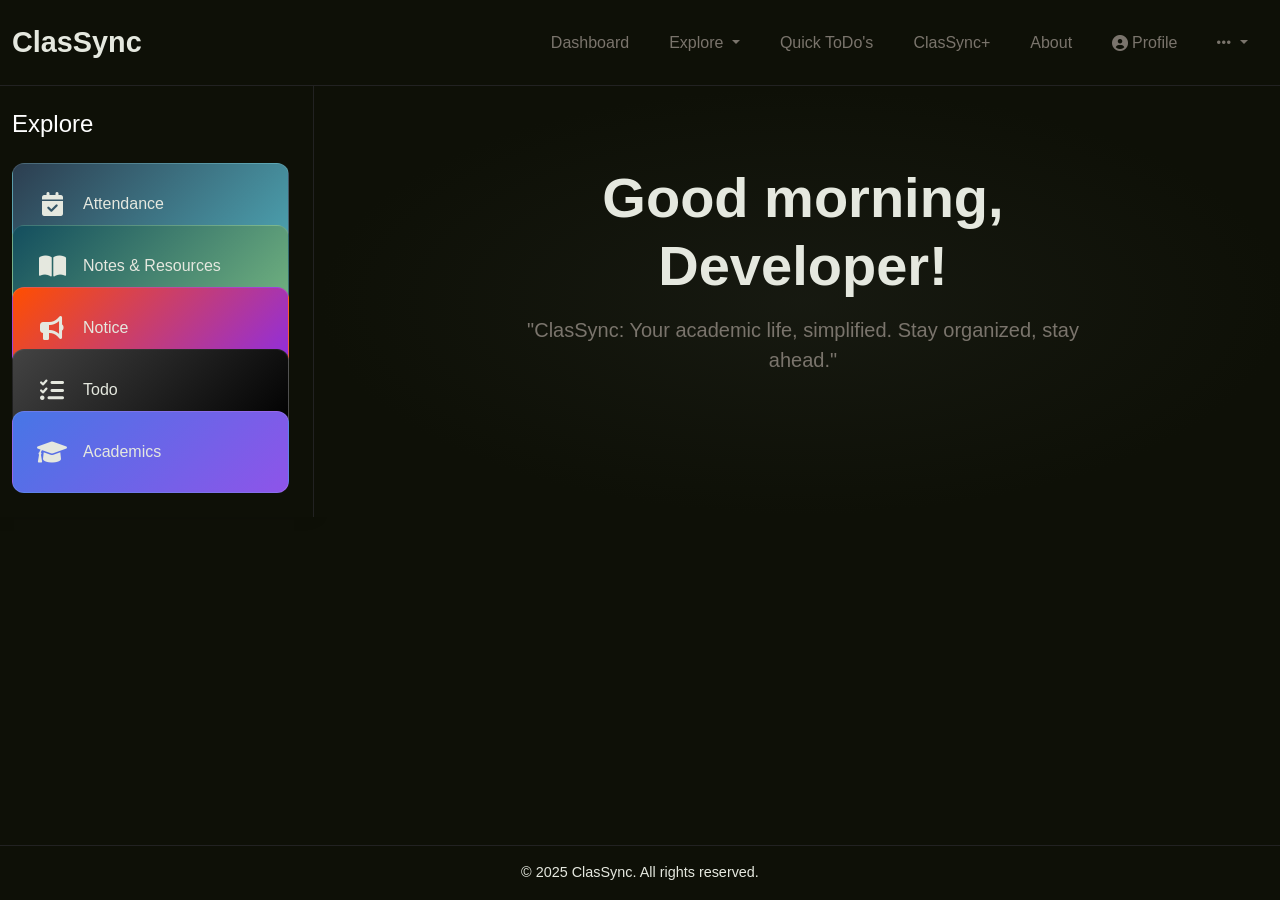
<file: index.html>
<!DOCTYPE html>
<html lang="en">

<head>
    <meta charset="UTF-8">
    <meta name="viewport" content="width=device-width, initial-scale=1.0">
    <title>Home - ClasSync</title>
    <link href="https://cdn.jsdelivr.net/npm/bootstrap@5.3.2/dist/css/bootstrap.min.css" rel="stylesheet">
    <link rel="stylesheet" href="https://cdnjs.cloudflare.com/ajax/libs/font-awesome/6.0.0-beta3/css/all.min.css">

    <link rel="stylesheet" href="shared.css">
    <link rel="stylesheet" href="style.css">
</head>

<body>

    <nav class="navbar navbar-expand-lg clas-sync-navbar py-3">
        <div class="container-fluid">
            <a class="navbar-brand logo-text" href="index.html">ClasSync</a>

            <button class="navbar-toggler" type="button" data-bs-toggle="collapse" data-bs-target="#navbarNav"
                aria-controls="navbarNav" aria-expanded="false" aria-label="Toggle navigation">
                <span class="navbar-toggler-icon"></span>
            </button>

            <div class="collapse navbar-collapse justify-content-end" id="navbarNav">
                <ul class="navbar-nav align-items-lg-center">
                    <li class="nav-item">
                        <a class="nav-link" href="index.html">Dashboard</a>
                    </li>
                    <li class="nav-item dropdown">
                        <a class="nav-link dropdown-toggle" href="#" id="exploreDropdown" role="button"
                            data-bs-toggle="dropdown" aria-expanded="false">
                            Explore
                        </a>
                        <ul class="dropdown-menu" aria-labelledby="exploreDropdown">
                            <li><a class="dropdown-item" href="attendance.html">Attendance</a></li>
                            <li><a class="dropdown-item" href="notes.html">Notes & Resources</a></li>
                            <li><a class="dropdown-item" href="notice.html">Notice</a></li>
                            <li><a class="dropdown-item" href="todo.html">Todo</a></li>
                            <li><a class="dropdown-item" href="academics.html">Academics</a></li>
                        </ul>
                    </li>
                    <li class="nav-item">
                        <a class="nav-link" href="todo.html">Quick ToDo's</a>
                    </li>
                    <li class="nav-item">
                        <a class="nav-link" href="classync_plus.html">ClasSync+</a>
                    </li>
                    <li class="nav-item">
                        <a class="nav-link" href="about.html">About</a>
                    </li>
                    <li class="nav-item d-flex align-items-center">
                        <a class="nav-link d-flex align-items-center" href="#">
                            <i class="fas fa-user-circle me-1"></i> Profile
                        </a>
                    </li>
                    <li class="nav-item dropdown">
                        <a class="nav-link dropdown-toggle" href="#" id="navbarDropdown" role="button"
                            data-bs-toggle="dropdown" aria-expanded="false">
                            <i class="fas fa-ellipsis-h"></i>
                        </a>
                        <ul class="dropdown-menu dropdown-menu-end" aria-labelledby="navbarDropdown">
                            <li><a class="dropdown-item" href="#">Settings</a></li>
                            <li>
                                <hr class="dropdown-divider">
                            </li>
                            <li><a class="dropdown-item" href="login.html">Sign Out</a></li>
                        </ul>
                    </li>
                </ul>
            </div>
        </div>
    </nav>

    <main class="container-fluid main-content-area">
        <div class="row h-100">
            <aside class="col-lg-3 col-md-4 d-none d-md-block action-bar-container py-4">
                <h4 class="text-white mb-4">Explore</h4>
                <div id="actionBarContent">
                    <a href="attendance.html" class="action-card card-attendance">
                        <div class="card-content">
                            <i class="fas fa-calendar-check card-icon"></i>
                            <span class="card-text">Attendance</span>
                        </div>
                    </a>

                    <a href="notes.html" class="action-card card-notes">
                        <div class="card-content">
                            <i class="fas fa-book-open card-icon"></i>
                            <span class="card-text">Notes & Resources</span>
                        </div>
                    </a>

                    <a href="notice.html" class="action-card card-notice">
                        <div class="card-content">
                            <i class="fas fa-bullhorn card-icon"></i>
                            <span class="card-text">Notice</span>
                        </div>
                    </a>

                    <a href="todo.html" class="action-card card-todo">
                        <div class="card-content">
                            <i class="fas fa-list-check card-icon"></i>
                            <span class="card-text">Todo</span>
                        </div>
                    </a>

                    <a href="academics.html" class="action-card card-academics">
                        <div class="card-content">
                            <i class="fas fa-graduation-cap card-icon"></i>
                            <span class="card-text">Academics</span>
                        </div>
                    </a>
                </div>
            </aside>

            <section class="col-lg-9 col-md-8 main-display-area p-5">
                <div class="greet-user-section mb-5 p-4 rounded">
                    <h2 class="display-5 fw-bold">Good morning, Developer!</h2>
                    <p class="lead">"ClasSync: Your academic life, simplified. Stay organized, stay ahead."</p>
                </div>
            </section>
        </div>
    </main>

    <footer class="footer mt-auto py-3">
        <div class="container text-center">
            <span>&copy; 2025 ClasSync. All rights reserved.</span>
        </div>
    </footer>

    <script src="https://cdn.jsdelivr.net/npm/bootstrap@5.3.2/dist/js/bootstrap.bundle.min.js"></script>
    <script>
        const actionCards = document.querySelectorAll('.action-card');

        actionCards.forEach(card => {
            card.addEventListener('click', function (event) {
                event.preventDefault();

                // --- NEW LOGIC ---
                // First, remove 'active' class from ALL cards
                actionCards.forEach(c => c.classList.remove('active'));

                // Then, add 'active' class ONLY to the one that was clicked
                this.classList.add('active');

                const destination = this.href;
                setTimeout(() => {
                    window.location.href = destination;
                }, 300);
            });
        });
    </script>
</body>

</html>
</file>
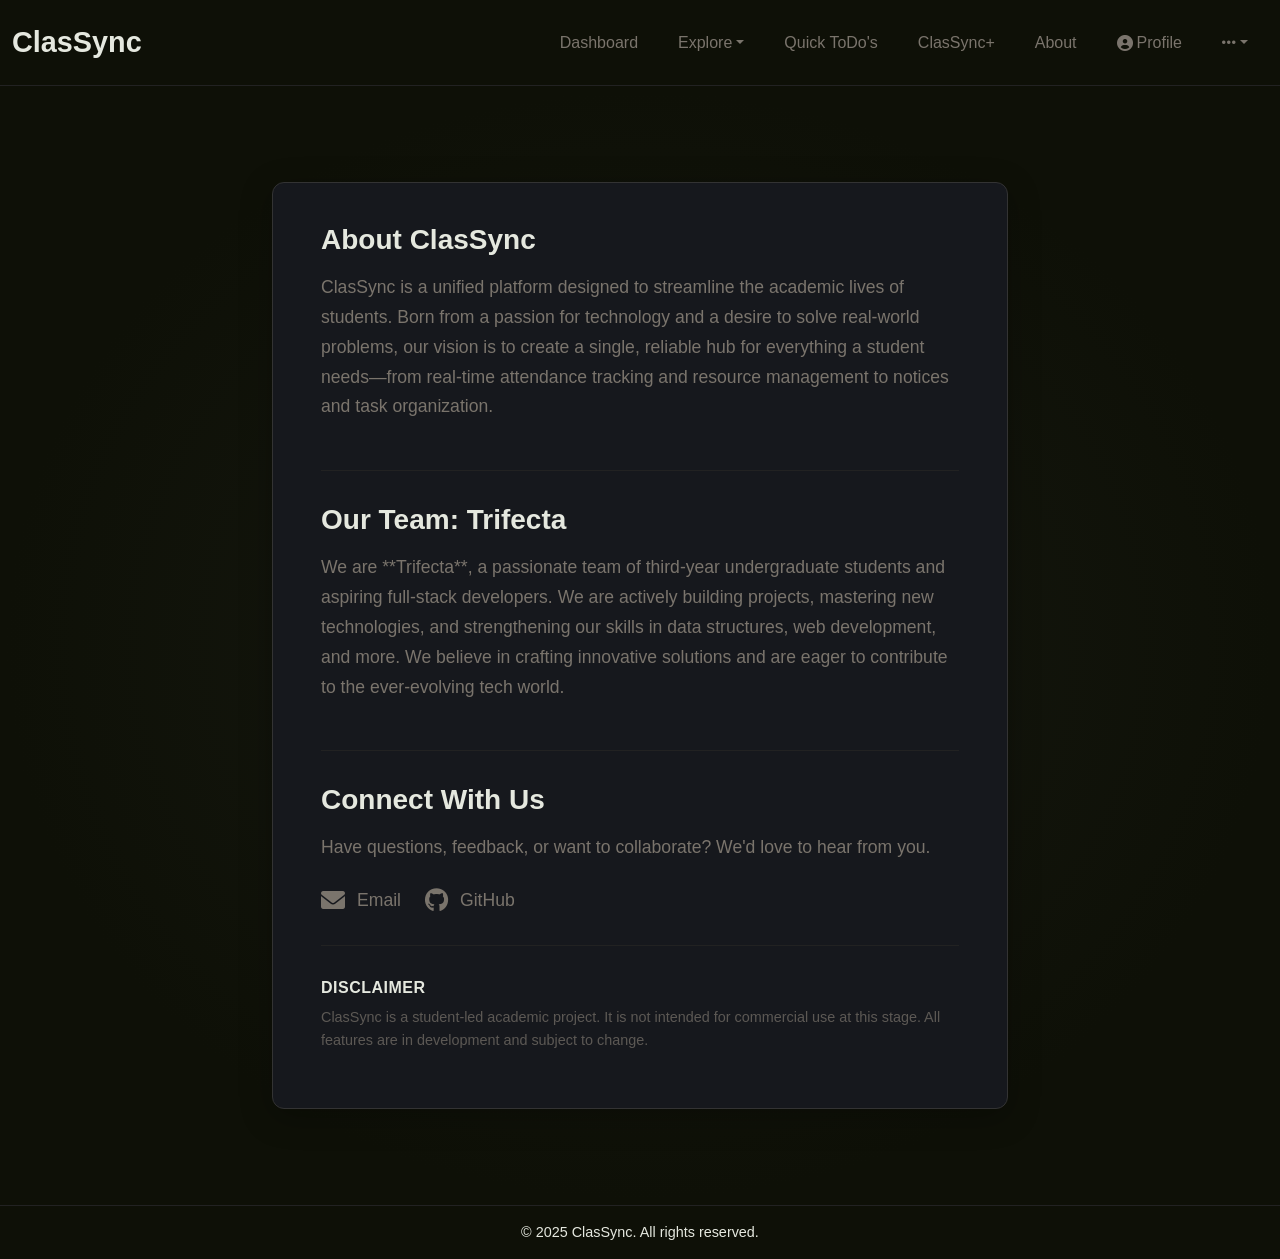
<file: about.html>
<!DOCTYPE html>
<html lang="en">

<head>
    <meta charset="UTF-8">
    <meta name="viewport" content="width=device-width, initial-scale=1.0">
    <title>About - ClasSync</title>
    <link href="https://cdn.jsdelivr.net/npm/bootstrap@5.3.2/dist/css/bootstrap.min.css" rel="stylesheet">
    <link rel="stylesheet" href="https://cdnjs.cloudflare.com/ajax/libs/font-awesome/6.0.0-beta3/css/all.min.css">

    <link rel="stylesheet" href="shared.css">
    <link rel="stylesheet" href="aboutStyle.css">
</head>

<body>

    <nav class="navbar navbar-expand-lg clas-sync-navbar py-3">
        <div class="container-fluid">
            <a class="navbar-brand logo-text" href="index.html">ClasSync</a>
            <button class="navbar-toggler" type="button" data-bs-toggle="collapse" data-bs-target="#navbarNav"
                aria-controls="navbarNav" aria-expanded="false" aria-label="Toggle navigation"><span
                    class="navbar-toggler-icon"></span></button>
            <div class="collapse navbar-collapse justify-content-end" id="navbarNav">
                <ul class="navbar-nav align-items-lg-center">
                    <li><a class="nav-link" href="index.html">Dashboard</a></li>
                    <li class="nav-item dropdown">
                        <a class="nav-link dropdown-toggle" href="#" id="exploreDropdown" role="button"
                            data-bs-toggle="dropdown" aria-expanded="false">Explore</a>
                        <ul class="dropdown-menu" aria-labelledby="exploreDropdown">
                            <li><a class="dropdown-item" href="attendance.html">Attendance</a></li>
                            <li><a class="dropdown-item" href="notes.html">Notes & Resources</a></li>
                            <li><a class="dropdown-item" href="notice.html">Notice</a></li>
                            <li><a class="dropdown-item" href="todo.html">Todo</a></li>
                            <li><a class="dropdown-item" href="academics.html">Academics</a></li>
                        </ul>
                    </li>
                    <li><a class="nav-link" href="#">Quick ToDo's</a></li>
                    <li><a class="nav-link" href="classync_plus.html">ClasSync+</a></li>
                    <li><a class="nav-link" href="about.html">About</a></li>
                    <li><a class="nav-link d-flex align-items-center" href="#"><i class="fas fa-user-circle me-1"></i>
                            Profile</a></li>
                    <li class="nav-item dropdown">
                        <a class="nav-link dropdown-toggle" href="#" id="navbarDropdown" role="button"
                            data-bs-toggle="dropdown" aria-expanded="false"><i class="fas fa-ellipsis-h"></i></a>
                        <ul class="dropdown-menu dropdown-menu-end" aria-labelledby="navbarDropdown">
                            <li><a class="dropdown-item" href="#">Settings</a></li>
                            <li>
                                <hr class="dropdown-divider">
                            </li>
                            <li><a class="dropdown-item" href="login.html">Sign Out</a></li>
                        </ul>
                    </li>
                </ul>
            </div>
        </div>
    </nav>

    <main id="about-content-wrapper">
        <div class="container py-5">
            <div class="row justify-content-center">
                <div class="col-lg-10 col-xl-8">
                    <div class="about-container">

                        <section class="about-section">
                            <h2 class="section-title">About ClasSync</h2>
                            <p>
                                ClasSync is a unified platform designed to streamline the academic lives of students.
                                Born from a passion for technology and a desire to solve real-world problems, our vision
                                is to create a single, reliable hub for everything a student needs—from real-time
                                attendance tracking and resource management to notices and task organization.
                            </p>
                        </section>

                        <section class="about-section">
                            <h2 class="section-title">Our Team: Trifecta</h2>
                            <p>
                                We are **Trifecta**, a passionate team of third-year undergraduate students and aspiring
                                full-stack developers. We are actively building projects, mastering new technologies,
                                and strengthening our skills in data structures, web development, and more. We believe
                                in crafting innovative solutions and are eager to contribute to the ever-evolving tech
                                world.
                            </p>
                        </section>

                        <section class="about-section">
                            <h2 class="section-title">Connect With Us</h2>
                            <p>
                                Have questions, feedback, or want to collaborate? We'd love to hear from you.
                            </p>
                            <div class="contact-links">
                                <a href="mailto:team.trifecta.official@gmail.com" class="contact-link"
                                    title="team.trifecta.official@gmail.com">
                                    <i class="fas fa-envelope"></i>
                                    <span>Email</span>
                                </a>
                                <a href="https://github.com/CaptainAnant/ClasSync" class="contact-link" target="_blank"
                                    title="View on GitHub">
                                    <i class="fab fa-github"></i>
                                    <span>GitHub</span>
                                </a>
                            </div>
                        </section>

                        <section class="about-section disclaimer">
                            <h4 class="disclaimer-title">Disclaimer</h4>
                            <p>
                                ClasSync is a student-led academic project. It is not intended for commercial use at
                                this stage. All features are in development and subject to change.
                            </p>
                        </section>

                    </div>
                </div>
            </div>
        </div>
    </main>

    <footer class="footer mt-auto py-3">
        <div class="container text-center">
            <span>&copy; 2025 ClasSync. All rights reserved.</span>
        </div>
    </footer>

    <script src="https://cdn.jsdelivr.net/npm/bootstrap@5.3.2/dist/js/bootstrap.bundle.min.js"></script>
</body>

</html>
</file>
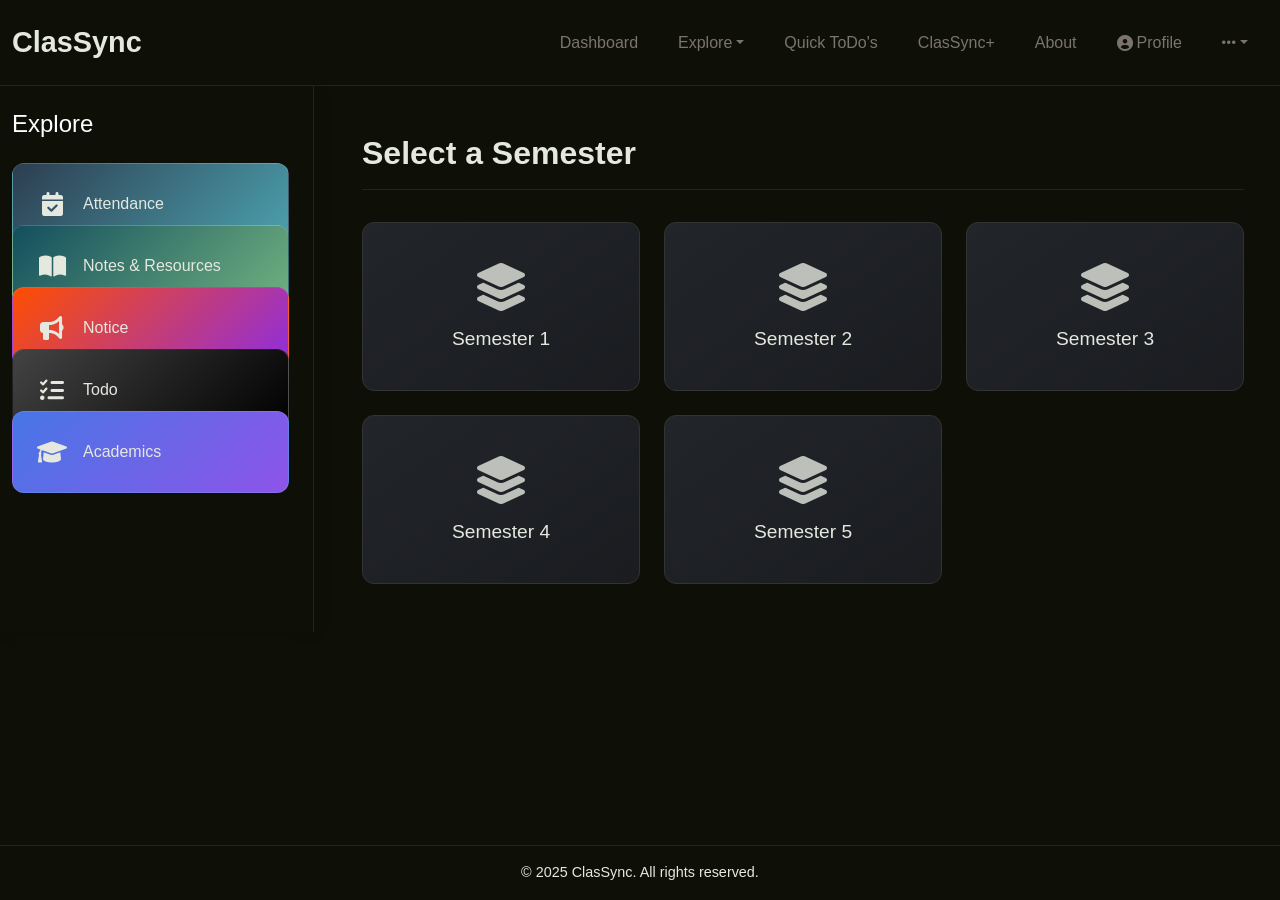
<file: academics.html>
<!DOCTYPE html>
<html lang="en">

<head>
    <meta charset="UTF-8">
    <meta name="viewport" content="width=device-width, initial-scale=1.0">
    <title>Academics - ClasSync</title>
    <link href="https://cdn.jsdelivr.net/npm/bootstrap@5.3.2/dist/css/bootstrap.min.css" rel="stylesheet">
    <link rel="stylesheet" href="https://cdnjs.cloudflare.com/ajax/libs/font-awesome/6.0.0-beta3/css/all.min.css">

    <!-- Linking to our CSS structure -->
    <link rel="stylesheet" href="shared.css">
    <link rel="stylesheet" href="academicsStyle.css">
</head>

<body>

    <!-- The FULL Navbar -->
    <nav class="navbar navbar-expand-lg clas-sync-navbar py-3">
        <div class="container-fluid">
            <a class="navbar-brand logo-text" href="index.html">ClasSync</a>
            <button class="navbar-toggler" type="button" data-bs-toggle="collapse" data-bs-target="#navbarNav"
                aria-controls="navbarNav" aria-expanded="false" aria-label="Toggle navigation"><span
                    class="navbar-toggler-icon"></span></button>
            <div class="collapse navbar-collapse justify-content-end" id="navbarNav">
                <ul class="navbar-nav align-items-lg-center">
                    <li><a class="nav-link" href="index.html">Dashboard</a></li>
                    <li class="nav-item dropdown">
                        <a class="nav-link dropdown-toggle" href="#" id="exploreDropdown" role="button"
                            data-bs-toggle="dropdown" aria-expanded="false">Explore</a>
                        <ul class="dropdown-menu" aria-labelledby="exploreDropdown">
                            <li><a class="dropdown-item" href="attendance.html">Attendance</a></li>
                            <li><a class="dropdown-item" href="notes.html">Notes & Resources</a></li>
                            <li><a class="dropdown-item" href="notice.html">Notice</a></li>
                            <li><a class="dropdown-item" href="todo.html">Todo</a></li>
                            <li><a class="dropdown-item" href="academics.html">Academics</a></li>
                        </ul>
                    </li>
                    <li><a class="nav-link" href="todo.html">Quick ToDo's</a></li>
                    <li><a class="nav-link" href="classync_plus.html">ClasSync+</a></li>
                    <li><a class="nav-link" href="about.html">About</a></li>
                    <li><a class="nav-link d-flex align-items-center" href="#"><i class="fas fa-user-circle me-1"></i>
                            Profile</a></li>
                    <li class="nav-item dropdown">
                        <a class="nav-link dropdown-toggle" href="#" id="navbarDropdown" role="button"
                            data-bs-toggle="dropdown" aria-expanded="false"><i class="fas fa-ellipsis-h"></i></a>
                        <ul class="dropdown-menu dropdown-menu-end" aria-labelledby="navbarDropdown">
                            <li><a class="dropdown-item" href="#">Settings</a></li>
                            <li>
                                <hr class="dropdown-divider">
                            </li>
                            <li><a class="dropdown-item" href="login.html">Sign Out</a></li>
                        </ul>
                    </li>
                </ul>
            </div>
        </div>
    </nav>

    <main class="container-fluid main-content-area">
        <div class="row h-100">
            <!-- The FULL Action Bar -->
            <aside class="col-lg-3 col-md-4 d-none d-md-block action-bar-container py-4">
                <h4 class="text-white mb-4">Explore</h4>
                <div id="actionBarContent">
                    <a href="attendance.html" class="action-card card-attendance">
                        <div class="card-content"><i class="fas fa-calendar-check card-icon"></i><span
                                class="card-text">Attendance</span></div>
                    </a>
                    <a href="notes.html" class="action-card card-notes">
                        <div class="card-content"><i class="fas fa-book-open card-icon"></i><span
                                class="card-text">Notes & Resources</span></div>
                    </a>
                    <a href="notice.html" class="action-card card-notice">
                        <div class="card-content"><i class="fas fa-bullhorn card-icon"></i><span
                                class="card-text">Notice</span></div>
                    </a>
                    <a href="todo.html" class="action-card card-todo">
                        <div class="card-content"><i class="fas fa-list-check card-icon"></i><span
                                class="card-text">Todo</span></div>
                    </a>
                    <a href="academics.html" class="action-card card-academics">
                        <div class="card-content"><i class="fas fa-graduation-cap card-icon"></i><span
                                class="card-text">Academics</span></div>
                    </a>
                </div>
            </aside>

            <!-- Main Content Area for the Academics Page -->
            <section class="col-lg-9 col-md-8 main-display-area p-4 p-md-5 h-100">

                <!-- This wrapper will hold our two views -->
                <div id="academics-content-wrapper">
                    <div id="semester-cards-container">
                        <h2 class="page-title">Select a Semester</h2>

                        <div class="semester-grid">
                            <a href="#sem1" class="semester-card">
                                <i class="fas fa-layer-group card-icon"></i>
                                <h4 class="card-title">Semester 1</h4>
                            </a>
                            <a href="#sem2" class="semester-card">
                                <i class="fas fa-layer-group card-icon"></i>
                                <h4 class="card-title">Semester 2</h4>
                            </a>
                            <a href="#sem3" class="semester-card">
                                <i class="fas fa-layer-group card-icon"></i>
                                <h4 class="card-title">Semester 3</h4>
                            </a>
                            <a href="#sem4" class="semester-card">
                                <i class="fas fa-layer-group card-icon"></i>
                                <h4 class="card-title">Semester 4</h4>
                            </a>
                            <a href="#sem5" class="semester-card">
                                <i class="fas fa-layer-group card-icon"></i>
                                <h4 class="card-title">Semester 5</h4>
                            </a>
                        </div>
                    </div>

                    <div id="marks-table-container" style="display: none;">
                        <div class="marks-view-bar">
                            <a href="#" id="back-to-semesters" class="back-button">
                                <i class="fas fa-arrow-left"></i>
                            </a>
                            <div class="subject-info">
                                <h3 id="marks-table-title" class="mb-0">Semester 5</h3>
                            </div>
                        </div>

                        <div class="table-responsive-wrapper">
                            <table class="table table-dark marks-table">
                                <thead>
                                    <tr>
                                        <th scope="col">Subject</th>
                                        <th scope="col">Code</th>
                                        <th scope="col">IA-1</th>
                                        <th scope="col">IA-2</th>
                                        <th scope="col">Asg-1</th>
                                        <th scope="col">Asg-2</th>
                                        <th scope="col">End Sem</th>
                                        <th scope="col">Total</th>
                                    </tr>
                                </thead>
                                <tbody>
                                    <tr>
                                        <td>SWE - Project Management</td>
                                        <td>501</td>
                                        <td>22 / 25</td>
                                        <td>20 / 25</td>
                                        <td>8 / 10</td>
                                        <td>9 / 10</td>
                                        <td>45 / 50</td>
                                        <td>94 / 100</td>
                                    </tr>
                                    <tr>
                                        <td>Computer Networks</td>
                                        <td>502</td>
                                        <td>24 / 25</td>
                                        <td>23 / 25</td>
                                        <td>10 / 10</td>
                                        <td>9 / 10</td>
                                        <td>48 / 50</td>
                                        <td>98 / 100</td>
                                    </tr>
                                    <tr>
                                        <td>Theory of Computation</td>
                                        <td>503</td>
                                        <td>18 / 25</td>
                                        <td>21 / 25</td>
                                        <td>7 / 10</td>
                                        <td>8 / 10</td>
                                        <td>40 / 50</td>
                                        <td>86 / 100</td>
                                    </tr>
                                    <tr>
                                        <td>Data Visualization Lab</td>
                                        <td>504</td>
                                        <td>25 / 25</td>
                                        <td>24 / 25</td>
                                        <td>10 / 10</td>
                                        <td>10 / 10</td>
                                        <td>49 / 50</td>
                                        <td>99 / 100</td>
                                    </tr>
                                    <tr>
                                        <td>RM & IPR</td>
                                        <td>506</td>
                                        <td>20 / 25</td>
                                        <td>22 / 25</td>
                                        <td>9 / 10</td>
                                        <td>9 / 10</td>
                                        <td>42 / 50</td>
                                        <td>91 / 100</td>
                                    </tr>
                                </tbody>
                            </table>
                        </div>
                    </div>
                </div>

            </section>
        </div>
    </main>

    <!-- The FULL Footer -->
    <footer class="footer mt-auto py-3">
        <div class="container text-center">
            <span>&copy; 2025 ClasSync. All rights reserved.</span>
        </div>
    </footer>

    <!-- 
        REMOVED THE FIRST DUPLICATE SCRIPT TAG THAT WAS HERE.
        We only need to load it once, right before our custom script.
    -->
    
    <!-- We will add page-specific JS here later -->

    <script src="https://cdn.jsdelivr.net/npm/bootstrap@5.3.2/dist/js/bootstrap.bundle.min.js"></script>

    <script>
        document.addEventListener('DOMContentLoaded', function() {
            // --- 1. GET REFERENCES TO OUR ELEMENTS ---
            const semesterCardsContainer = document.getElementById('semester-cards-container');
            const marksTableContainer = document.getElementById('marks-table-container');
            const allSemesterCards = document.querySelectorAll('.semester-card');
            const backToSemestersBtn = document.getElementById('back-to-semesters');
            const marksTableTitle = document.getElementById('marks-table-title');

            // --- 2. HANDLE CLICKS ON EACH SEMESTER CARD ---
            allSemesterCards.forEach(card => {
                card.addEventListener('click', function(event) {
                    event.preventDefault(); 
                    
                    const semesterName = card.querySelector('.card-title').textContent;
                    
                    // --- This is where you would fetch real data later ---
                    // For now, we'll just update the title
                    marksTableTitle.textContent = semesterName;

                    // Hide the semester cards grid
                    semesterCardsContainer.style.display = 'none';
                    
                    // Show the marks table view
                    marksTableContainer.style.display = 'flex';
                });
            });

            // --- 3. HANDLE CLICK ON THE 'BACK' BUTTON ---
            backToSemestersBtn.addEventListener('click', function(event) {
                event.preventDefault();

                // Hide the marks table view
                marksTableContainer.style.display = 'none';

                // Show the semester cards grid again
                semesterCardsContainer.style.display = 'block';
            });
        });
    </script>
</body>
</html>
</file>
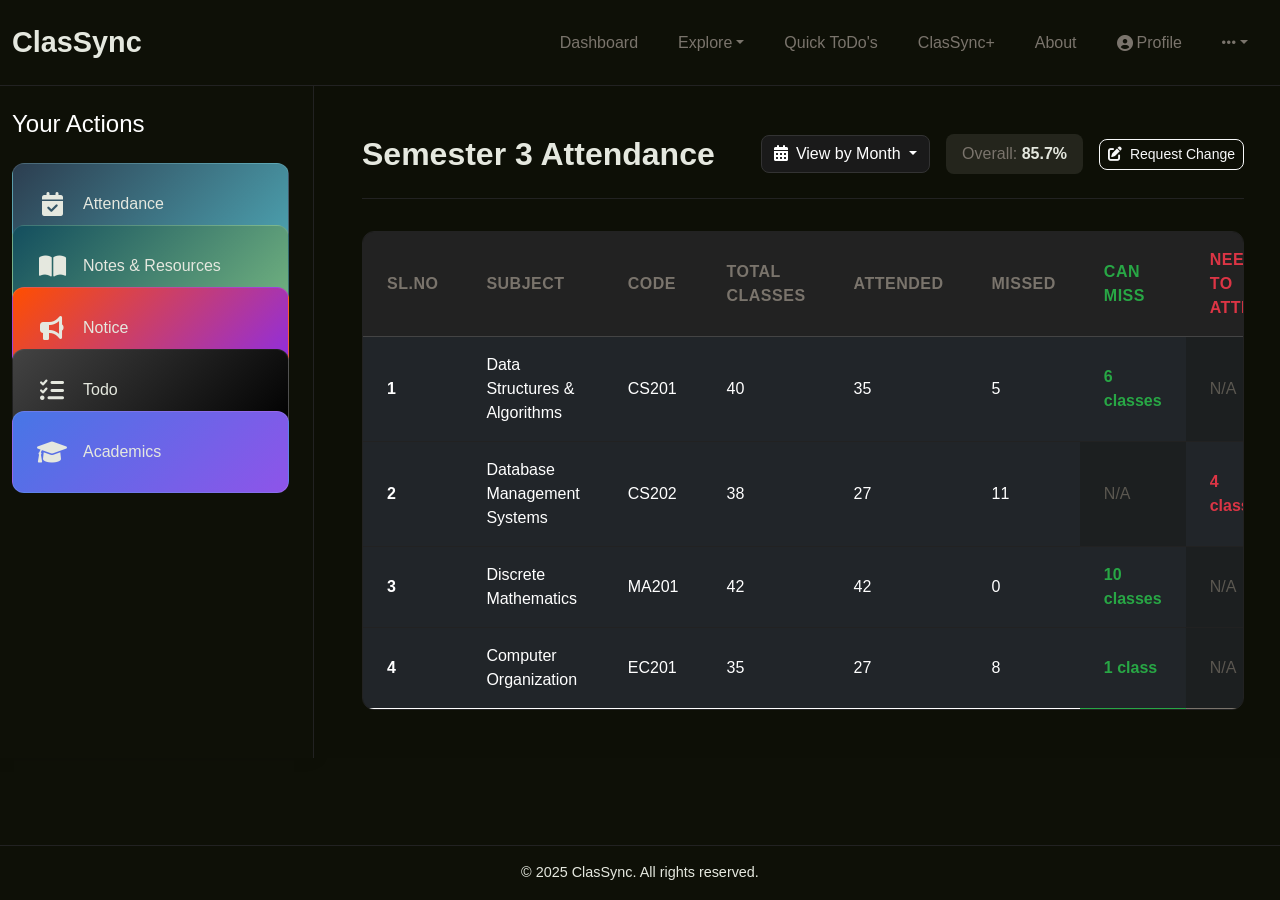
<file: attendance.html>
<!DOCTYPE html>
<html lang="en">

<head>
    <meta charset="UTF-8">
    <meta name="viewport" content="width=device-width, initial-scale=1.0">
    <title>Attendance - clasSync</title>
    <link href="https://cdn.jsdelivr.net/npm/bootstrap@5.3.2/dist/css/bootstrap.min.css" rel="stylesheet">
    <link rel="stylesheet" href="https://cdnjs.cloudflare.com/ajax/libs/font-awesome/6.0.0-beta3/css/all.min.css">

    <link rel="stylesheet" href="shared.css">
    <link rel="stylesheet" href="attendanceStyle.css">
</head>

<body>

    <nav class="navbar navbar-expand-lg clas-sync-navbar py-3">
        <div class="container-fluid">
            <a class="navbar-brand logo-text" href="index.html">ClasSync</a>
            <button class="navbar-toggler" type="button" data-bs-toggle="collapse" data-bs-target="#navbarNav"
                aria-controls="navbarNav" aria-expanded="false" aria-label="Toggle navigation">
                <span class="navbar-toggler-icon"></span>
            </button>
            <div class="collapse navbar-collapse justify-content-end" id="navbarNav">
                <ul class="navbar-nav align-items-lg-center">
                    <li class="nav-item"><a class="nav-link" href="index.html">Dashboard</a></li>
                    <li class="nav-item dropdown">
                        <a class="nav-link dropdown-toggle" href="#" id="exploreDropdown" role="button"
                            data-bs-toggle="dropdown" aria-expanded="false">Explore</a>
                        <ul class="dropdown-menu" aria-labelledby="exploreDropdown">
                            <li><a class="dropdown-item" href="attendance.html">Attendance</a></li>
                            <li><a class="dropdown-item" href="notes.html">Notes & Resources</a></li>
                            <li><a class="dropdown-item" href="notice.html">Notice</a></li>
                            <li><a class="dropdown-item" href="todo.html">Todo</a></li>
                            <li><a class="dropdown-item" href="academics.html">Academics</a></li>
                        </ul>
                    </li>
                    <li class="nav-item"><a class="nav-link" href="todo.html">Quick ToDo's</a></li>
                    <li class="nav-item"><a class="nav-link" href="classync_plus.html">ClasSync+</a></li>
                    <li class="nav-item"><a class="nav-link" href="about.html">About</a></li>
                    <li class="nav-item d-flex align-items-center"><a class="nav-link d-flex align-items-center"
                            href="#"><i class="fas fa-user-circle me-1"></i> Profile</a></li>
                    <li class="nav-item dropdown">
                        <a class="nav-link dropdown-toggle" href="#" id="navbarDropdown" role="button"
                            data-bs-toggle="dropdown" aria-expanded="false"><i class="fas fa-ellipsis-h"></i></a>
                        <ul class="dropdown-menu dropdown-menu-end" aria-labelledby="navbarDropdown">
                            <li><a class="dropdown-item" href="#">Settings</a></li>
                            <li>
                                <hr class="dropdown-divider">
                            </li>
                            <li><a class="dropdown-item" href="login.html">Sign Out</a></li>
                        </ul>
                    </li>
                </ul>
            </div>
        </div>
    </nav>

    <main class="container-fluid main-content-area">
        <div class="row h-100">

            <aside class="col-lg-3 col-md-4 d-none d-md-block action-bar-container py-4">
                <h4 class="text-white mb-4">Your Actions</h4>
                <div id="actionBarContent">
                    <a href="attendance.html" class="action-card card-attendance">
                        <div class="card-content"><i class="fas fa-calendar-check card-icon"></i><span
                                class="card-text">Attendance</span></div>
                    </a>
                    <a href="notes.html" class="action-card card-notes">
                        <div class="card-content"><i class="fas fa-book-open card-icon"></i><span
                                class="card-text">Notes & Resources</span></div>
                    </a>
                    <a href="notice.html" class="action-card card-notice">
                        <div class="card-content"><i class="fas fa-bullhorn card-icon"></i><span
                                class="card-text">Notice</span></div>
                    </a>
                    <a href="todo.html" class="action-card card-todo">
                        <div class="card-content"><i class="fas fa-list-check card-icon"></i><span
                                class="card-text">Todo</span></div>
                    </a>
                    <a href="academics.html" class="action-card card-academics">
                        <div class="card-content"><i class="fas fa-graduation-cap card-icon"></i><span
                                class="card-text">Academics</span></div>
                    </a>
                </div>
            </aside>

            <section class="col-lg-9 col-md-8 main-display-area p-4 p-md-5">

                <div id="attendance-content-wrapper">
                    <div class="attend-view-bar d-flex flex-wrap justify-content-between align-items-center mb-4">
                        <div class="bar-title">
                            <h2 class="mb-0">Semester 3 Attendance</h2>
                        </div>

                        <div class="bar-controls d-flex align-items-center mt-3 mt-md-0">
                            <div class="dropdown me-3">
                                <button class="btn btn-secondary dropdown-toggle" type="button" id="monthViewDropdown"
                                    data-bs-toggle="dropdown" aria-expanded="false">
                                    <i class="fas fa-calendar-alt me-2"></i>View by Month
                                </button>
                                <ul class="dropdown-menu" aria-labelledby="monthViewDropdown">
                                    <li><a class="dropdown-item" href="#">January</a></li>
                                    <li><a class="dropdown-item" href="#">February</a></li>
                                    <li><a class="dropdown-item" href="#">March</a></li>
                                    <li><a class="dropdown-item" href="#">December</a></li>
                                </ul>
                            </div>
                            <div class="overall-percentage me-3">
                                <span>Overall: <strong>85.7%</strong></span>
                            </div>
                            <a href="#" class="btn btn-outline-light btn-sm">
                                <i class="fas fa-edit me-1"></i> Request Change
                            </a>
                        </div>
                    </div>

                    <div class="attendance-table-container">
                        <table class="table table-dark table-hover">
                            <thead>
                                <tr>
                                    <th scope="col">SL.No</th>
                                    <th scope="col">Subject</th>
                                    <th scope="col">Code</th>
                                    <th scope="col">Total Classes</th>
                                    <th scope="col">Attended</th>
                                    <th scope="col">Missed</th>
                                    <th scope="col" class="text-success">Can Miss</th>
                                    <th scope="col" class="text-danger">Need to Attend</th>
                                    <!-- <th scope="col">Notes</th> -->
                                </tr>
                            </thead>
                            <tbody>
                                <tr>
                                    <th scope="row">1</th>
                                    <td>Data Structures & Algorithms</td>
                                    <td>CS201</td>
                                    <td>40</td>
                                    <td>35</td>
                                    <td>5</td>
                                    <td class="text-success">6 classes</td>
                                    <td class="text-secondary">N/A</td>
                                    <!-- <td>-</td> -->
                                </tr>
                                <tr>
                                    <th scope="row">2</th>
                                    <td>Database Management Systems</td>
                                    <td>CS202</td>
                                    <td>38</td>
                                    <td>27</td>
                                    <td>11</td>
                                    <td class="text-secondary">N/A</td>
                                    <td class="text-danger">4 classes</td>
                                    <!-- <td>-</td> -->
                                </tr>
                                <tr>
                                    <th scope="row">3</th>
                                    <td>Discrete Mathematics</td>
                                    <td>MA201</td>
                                    <td>42</td>
                                    <td>42</td>
                                    <td>0</td>
                                    <td class="text-success">10 classes</td>
                                    <td class="text-secondary">N/A</td>
                                    <!-- <td>-</td> -->
                                </tr>
                                <tr>
                                    <th scope="row">4</th>
                                    <td>Computer Organization</td>
                                    <td>EC201</td>
                                    <td>35</td>
                                    <td>27</td>
                                    <td>8</td>
                                    <td class="text-success">1 class</td>
                                    <td class="text-secondary">N/A</td>
                                    <!-- <td>-</td> -->
                                </tr>
                            </tbody>
                        </table>
                    </div>
        </div>

        </section>
        </div>
    </main>

    <footer class="footer mt-auto py-3">
        <div class="container text-center">
            <span>&copy; 2025 ClasSync. All rights reserved.</span>
        </div>
    </footer>

    <script src="https://cdn.jsdelivr.net/npm/bootstrap@5.3.2/dist/js/bootstrap.bundle.min.js"></script>
</body>
<!-- Changes -->

</html>
</file>
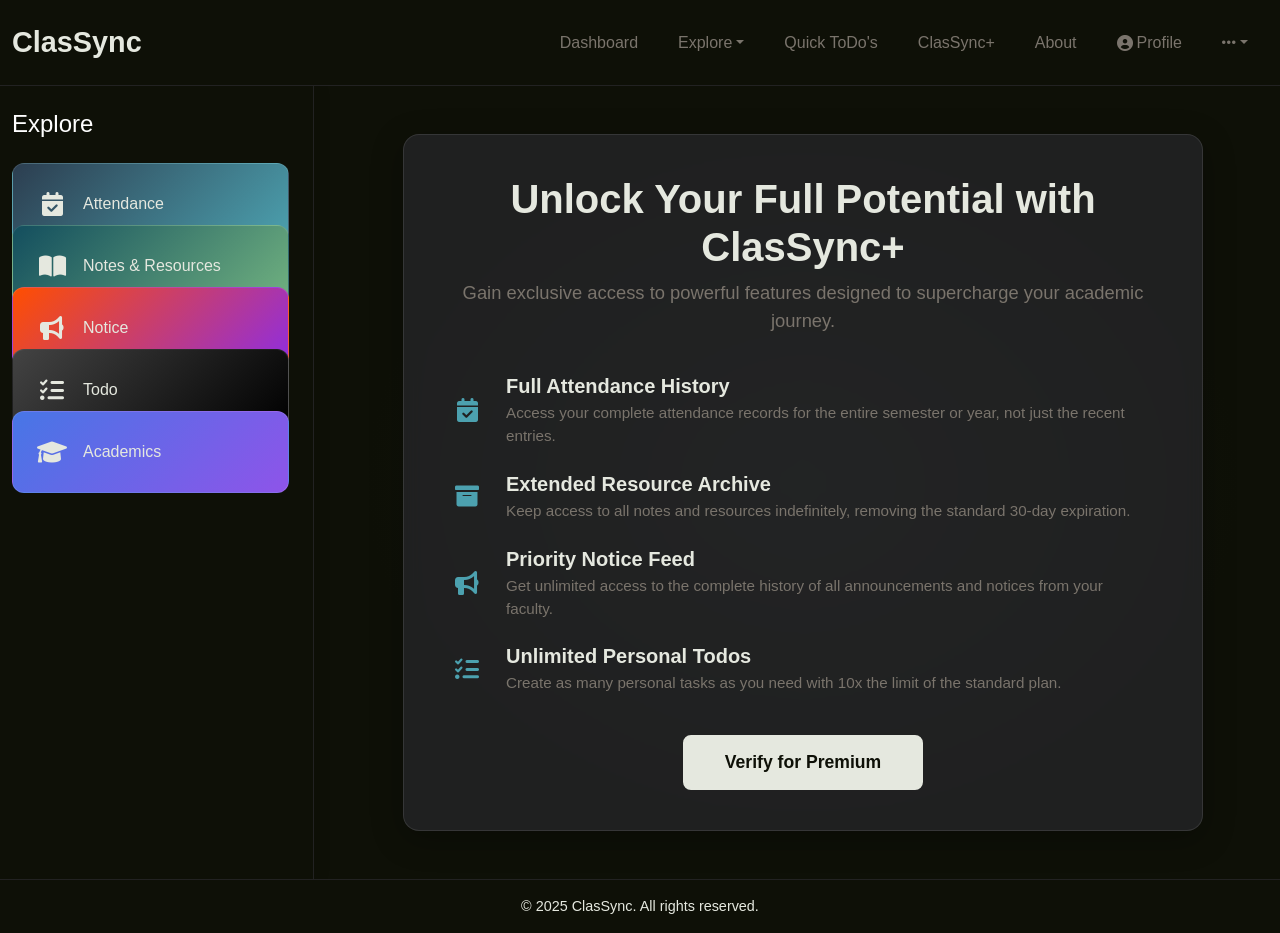
<file: classync_plus.html>
<!DOCTYPE html>
<html lang="en">

<head>
    <meta charset="UTF-8">
    <meta name="viewport" content="width=device-width, initial-scale=1.0">
    <title>ClasSync+ Premium - ClasSync</title>
    <link href="https://cdn.jsdelivr.net/npm/bootstrap@5.3.2/dist/css/bootstrap.min.css" rel="stylesheet">
    <link rel="stylesheet" href="https://cdnjs.cloudflare.com/ajax/libs/font-awesome/6.0.0-beta3/css/all.min.css">

    <link rel="stylesheet" href="shared.css">
    <link rel="stylesheet" href="plusStyle.css">
</head>

<body>

    <nav class="navbar navbar-expand-lg clas-sync-navbar py-3">
        <div class="container-fluid">
            <a class="navbar-brand logo-text" href="index.html">ClasSync</a>
            <button class="navbar-toggler" type="button" data-bs-toggle="collapse" data-bs-target="#navbarNav"
                aria-controls="navbarNav" aria-expanded="false" aria-label="Toggle navigation"><span
                    class="navbar-toggler-icon"></span></button>
            <div class="collapse navbar-collapse justify-content-end" id="navbarNav">
                <ul class="navbar-nav align-items-lg-center">
                    <li><a class="nav-link" href="index.html">Dashboard</a></li>
                    <li class="nav-item dropdown">
                        <a class="nav-link dropdown-toggle" href="#" id="exploreDropdown" role="button"
                            data-bs-toggle="dropdown" aria-expanded="false">Explore</a>
                        <ul class="dropdown-menu" aria-labelledby="exploreDropdown">
                            <li><a class="dropdown-item" href="attendance.html">Attendance</a></li>
                            <li><a class="dropdown-item" href="notes.html">Notes & Resources</a></li>
                            <li><a class="dropdown-item" href="notice.html">Notice</a></li>
                            <li><a class="dropdown-item" href="todo.html">Todo</a></li>
                            <li><a class="dropdown-item" href="academics.html">Academics</a></li>
                        </ul>
                    </li>
                    <li><a class="nav-link" href="todo.html">Quick ToDo's</a></li>
                    <li><a class="nav-link" href="classync_plus.html">ClasSync+</a></li>
                    <li><a class="nav-link" href="about.html">About</a></li>
                    <li><a class="nav-link d-flex align-items-center" href="#"><i class="fas fa-user-circle me-1"></i>
                            Profile</a></li>
                    <li class="nav-item dropdown">
                        <a class="nav-link dropdown-toggle" href="#" id="navbarDropdown" role="button"
                            data-bs-toggle="dropdown" aria-expanded="false"><i class="fas fa-ellipsis-h"></i></a>
                        <ul class="dropdown-menu dropdown-menu-end" aria-labelledby="navbarDropdown">
                            <li><a class="dropdown-item" href="#">Settings</a></li>
                            <li>
                                <hr class="dropdown-divider">
                            </li>
                            <li><a class="dropdown-item" href="login.html">Sign Out</a></li>
                        </ul>
                    </li>
                </ul>
            </div>
        </div>
    </nav>

    <main class="container-fluid main-content-area">
        <div class="row h-100">
            <aside class="col-lg-3 col-md-4 d-none d-md-block action-bar-container py-4">
                <h4 class="text-white mb-4">Explore</h4>
                <div id="actionBarContent">
                    <a href="attendance.html" class="action-card card-attendance">
                        <div class="card-content"><i class="fas fa-calendar-check card-icon"></i><span
                                class="card-text">Attendance</span></div>
                    </a>
                    <a href="notes.html" class="action-card card-notes">
                        <div class="card-content"><i class="fas fa-book-open card-icon"></i><span
                                class="card-text">Notes & Resources</span></div>
                    </a>
                    <a href="notice.html" class="action-card card-notice">
                        <div class="card-content"><i class="fas fa-bullhorn card-icon"></i><span
                                class="card-text">Notice</span></div>
                    </a>
                    <a href="todo.html" class="action-card card-todo">
                        <div class="card-content"><i class="fas fa-list-check card-icon"></i><span
                                class="card-text">Todo</span></div>
                    </a>
                    <a href="academics.html" class="action-card card-academics">
                        <div class="card-content"><i class="fas fa-graduation-cap card-icon"></i><span
                                class="card-text">Academics</span></div>
                    </a>
                </div>
            </aside>

            <section class="col-lg-9 col-md-8 main-display-area p-4 p-md-5">
                <div id="plus-content-wrapper">
                    <div class="plus-container">
                        <div class="plus-header text-center">
                            <h1 class="plus-title">Unlock Your Full Potential with ClasSync+</h1>
                            <p class="plus-subtitle">Gain exclusive access to powerful features designed to supercharge
                                your academic journey.</p>
                        </div>

                        <div class="feature-list">
                            <div class="feature-item">
                                <div class="feature-icon">
                                    <i class="fas fa-calendar-check"></i>
                                </div>
                                <div class="feature-text">
                                    <h5>Full Attendance History</h5>
                                    <p>Access your complete attendance records for the entire semester or year, not just
                                        the recent entries.</p>
                                </div>
                            </div>
                            <div class="feature-item">
                                <div class="feature-icon">
                                    <i class="fas fa-archive"></i>
                                </div>
                                <div class="feature-text">
                                    <h5>Extended Resource Archive</h5>
                                    <p>Keep access to all notes and resources indefinitely, removing the standard 30-day
                                        expiration.</p>
                                </div>
                            </div>
                            <div class="feature-item">
                                <div class="feature-icon">
                                    <i class="fas fa-bullhorn"></i>
                                </div>
                                <div class="feature-text">
                                    <h5>Priority Notice Feed</h5>
                                    <p>Get unlimited access to the complete history of all announcements and notices
                                        from your faculty.</p>
                                </div>
                            </div>
                            <div class="feature-item">
                                <div class="feature-icon">
                                    <i class="fas fa-list-check"></i>
                                </div>
                                <div class="feature-text">
                                    <h5>Unlimited Personal Todos</h5>
                                    <p>Create as many personal tasks as you need with 10x the limit of the standard
                                        plan.</p>
                                </div>
                            </div>
                        </div>

                        <div class="plus-cta text-center">
                            <button id="verify-premium-btn" class="btn btn-primary btn-lg">
                                Verify for Premium
                            </button>
                        </div>
                    </div>
                </div>

            </section>
        </div>
    </main>

    <footer class="footer mt-auto py-3">
        <div class="container text-center">
            <span>&copy; 2025 ClasSync. All rights reserved.</span>
        </div>
    </footer>

    <script src="https://cdn.jsdelivr.net/npm/bootstrap@5.3.2/dist/js/bootstrap.bundle.min.js"></script>
    <script>
        document.getElementById('verify-premium-btn').addEventListener('click', function () {
            alert('Verification feature coming soon!');
        });
    </script>
</body>

</html>
</file>
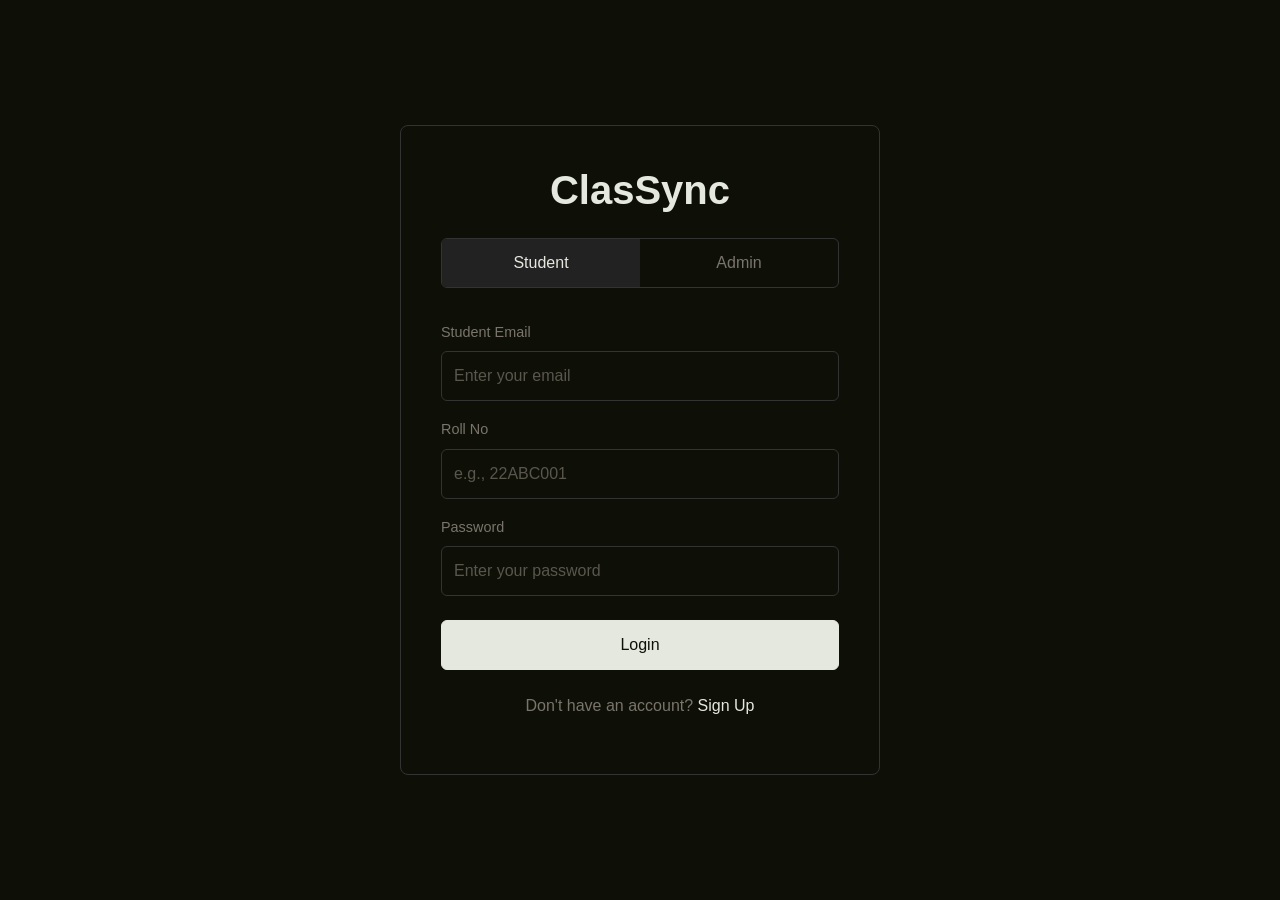
<file: login.html>
<!DOCTYPE html>
<html lang="en">
<head>
    <meta charset="UTF-8">
    <meta name="viewport" content="width=device-width, initial-scale=1.0">
    <title>Login - ClasSync</title>
    <link href="https://cdn.jsdelivr.net/npm/bootstrap@5.3.2/dist/css/bootstrap.min.css" rel="stylesheet">
    <link rel="stylesheet" href="loginSignUpStyle.css">
</head>
<body>

    <div class="container-fluid d-flex justify-content-center align-items-center vh-100">
        <div class="auth-container">
            <h1 class="logo-text mb-4">ClasSync</h1>

            <div class="toggle-buttons">
                <button id="studentBtn" class="toggle-btn active" onclick="showForm('student')">Student</button>
                <button id="adminBtn" class="toggle-btn" onclick="showForm('admin')">Admin</button>
            </div>

            <form id="student-form" class="auth-form">
                <div class="form-group mb-3">
                    <label for="studentEmail">Student Email</label>
                    <input type="email" class="form-control" id="studentEmail" placeholder="Enter your email">
                </div>
                <div class="form-group mb-3">
                    <label for="studentRollNo">Roll No</label>
                    <input type="text" class="form-control" id="studentRollNo" placeholder="e.g., 22ABC001">
                </div>
                <div class="form-group mb-4">
                    <label for="studentPassword">Password</label>
                    <input type="password" class="form-control" id="studentPassword" placeholder="Enter your password">
                </div>
                <button type="submit" class="btn btn-primary w-100">Login</button>
            </form>

            <form id="admin-form" class="auth-form" style="display: none;">
                <div class="form-group mb-3">
                    <label for="adminId">Admin ID</label>
                    <input type="text" class="form-control" id="adminId" placeholder="Enter your Admin ID">
                </div>
                <div class="form-group mb-4">
                    <label for="adminPassword">Password</label>
                    <input type="password" class="form-control" id="adminPassword" placeholder="Enter your password">
                </div>
                <button type="submit" class="btn btn-primary w-100">Login</button>
            </form>

            <div class="text-center mt-4">
                <p class="secondary-text">Don't have an account? <a href="signup.html">Sign Up</a></p>
            </div>
        </div>
    </div>

    <script>
        function showForm(formType) {
            const studentForm = document.getElementById('student-form');
            const adminForm = document.getElementById('admin-form');
            const studentBtn = document.getElementById('studentBtn');
            const adminBtn = document.getElementById('adminBtn');

            if (formType === 'student') {
                studentForm.style.display = 'block';
                adminForm.style.display = 'none';
                studentBtn.classList.add('active');
                adminBtn.classList.remove('active');
            } else {
                studentForm.style.display = 'none';
                adminForm.style.display = 'block';
                studentBtn.classList.remove('active');
                adminBtn.classList.add('active');
            }
        }
    </script>

</body>
</html>
</file>
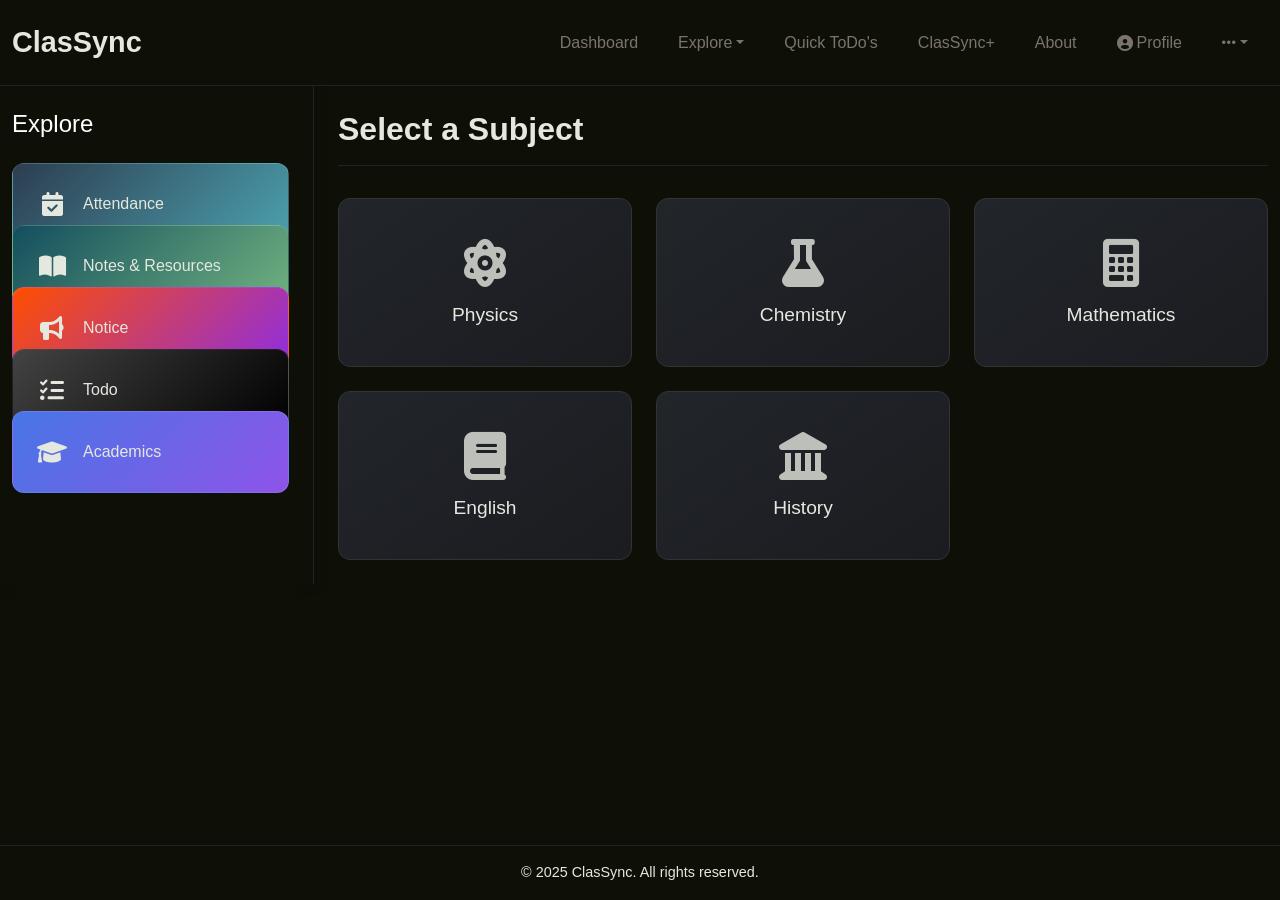
<file: notes.html>
<!DOCTYPE html>
<html lang="en">
<head>
    <meta charset="UTF-8">
    <meta name="viewport" content="width=device-width, initial-scale=1.0">
    <title>Notes & Resources - ClasSync</title>
    <link href="https://cdn.jsdelivr.net/npm/bootstrap@5.3.2/dist/css/bootstrap.min.css" rel="stylesheet">
    
    <link rel="stylesheet" href="https://cdnjs.cloudflare.com/ajax/libs/font-awesome/6.0.0-beta3/css/all.min.css">
    
    <link rel="stylesheet" href="shared.css">
    <link rel="stylesheet" href="notesStyle.css">
</head>
<body>

    <nav class="navbar navbar-expand-lg clas-sync-navbar py-3">
        <div class="container-fluid">
            <a class="navbar-brand logo-text" href="index.html">ClasSync</a>
            <button class="navbar-toggler" type="button" data-bs-toggle="collapse" data-bs-target="#navbarNav"
                aria-controls="navbarNav" aria-expanded="false" aria-label="Toggle navigation"><span
                    class="navbar-toggler-icon"></span></button>
            <div class="collapse navbar-collapse justify-content-end" id="navbarNav">
                <ul class="navbar-nav align-items-lg-center">
                    <li><a class="nav-link" href="index.html">Dashboard</a></li>
                    <li class="nav-item dropdown">
                        <a class="nav-link dropdown-toggle" href="#" id="exploreDropdown" role="button"
                            data-bs-toggle="dropdown" aria-expanded="false">Explore</a>
                        <ul class="dropdown-menu" aria-labelledby="exploreDropdown">
                            <li><a class="dropdown-item" href="attendance.html">Attendance</a></li>
                            <li><a class="dropdown-item" href="notes.html">Notes & Resources</a></li>
                            <li><a class="dropdown-item" href="notice.html">Notice</a></li>
                            <li><a class="dropdown-item" href="todo.html">Todo</a></li>
                            <li><a class="dropdown-item" href="academics.html">Academics</a></li>
                        </ul>
                    </li>
                    <li><a class="nav-link" href="todo.html">Quick ToDo's</a></li>
                    <li><a class="nav-link" href="classync_plus.html">ClasSync+</a></li>
                    <li><a class="nav-link" href="about.html">About</a></li>
                    <li><a class="nav-link d-flex align-items-center" href="#"><i class="fas fa-user-circle me-1"></i>
                            Profile</a></li>
                    <li class="nav-item dropdown">
                        <a class="nav-link dropdown-toggle" href="#" id="navbarDropdown" role="button"
                            data-bs-toggle="dropdown" aria-expanded="false"><i class="fas fa-ellipsis-h"></i></a>
                        <ul class="dropdown-menu dropdown-menu-end" aria-labelledby="navbarDropdown">
                            <li><a class="dropdown-item" href="#">Settings</a></li>
                            <li>
                                <hr class="dropdown-divider">
                            </li>
                            <li><a class="dropdown-item" href="login.html">Sign Out</a></li>
                        </ul>
                    </li>
                </ul>
            </div>
        </div>
    </nav>

    <main class="container-fluid main-content-area">
        <div class="row h-100">
            <aside class="col-lg-3 col-md-4 d-none d-md-block action-bar-container py-4">
                <h4 class="text-white mb-4">Explore</h4>
                <div id="actionBarContent">
                    <a href="attendance.html" class="action-card card-attendance">
                        <div class="card-content"><i class="fas fa-calendar-check card-icon"></i><span
                                class="card-text">Attendance</span></div>
                    </a>
                    <a href="notes.html" class="action-card card-notes">
                        <div class="card-content"><i class="fas fa-book-open card-icon"></i><span
                                class="card-text">Notes & Resources</span></div>
                    </a>
                    <a href="notice.html" class="action-card card-notice">
                        <div class="card-content"><i class="fas fa-bullhorn card-icon"></i><span
                                class="card-text">Notice</span></div>
                    </a>
                    <a href="todo.html" class="action-card card-todo">
                        <div class="card-content"><i class="fas fa-list-check card-icon"></i><span
                                class="card-text">Todo</span></div>
                    </a>
                    <a href="academics.html" class="action-card card-academics">
                        <div class="card-content"><i class="fas fa-graduation-cap card-icon"></i><span
                                class="card-text">Academics</span></div>
                    </a>
                </div>
            </aside>

            <section class="col-lg-9 col-md-8 main-display-area p-4 p-md-4">
                <div id="notes-content-wrapper">
                    <div id="subject-cards-container">
                        <h2 class="page-title">Select a Subject</h2>
                        <div class="subject-grid">
                            <a href="#physics" class="subject-card">
                                <i class="fas fa-atom card-icon"></i>
                                <h4 class="card-title">Physics</h4>
                            </a>

                            <a href="#chemistry" class="subject-card">
                                <i class="fas fa-flask card-icon"></i>
                                <h4 class="card-title">Chemistry</h4>
                            </a>

                            <a href="#math" class="subject-card">
                                <i class="fas fa-calculator card-icon"></i>
                                <h4 class="card-title">Mathematics</h4>
                            </a>

                            <a href="#english" class="subject-card">
                                <i class="fas fa-book card-icon"></i>
                                <h4 class="card-title">English</h4>
                            </a>

                            <a href="#history" class="subject-card">
                                <i class="fas fa-landmark card-icon"></i>
                                <h4 class="card-title">History</h4>
                            </a>
                        </div>
                    </div>


                    <!-- Subject page Holder -->
                    <div id="resource-viewer-container" style="display: none;">
                        <div class="resource-view-bar">
                            <a href="#" id="back-to-subjects" class="back-button">
                                <i class="fas fa-arrow-left"></i>
                            </a>

                            <div class="subject-info">
                                <span class="info-label">Sem 3</span>
                                <i class="fas fa-chevron-right separator-icon"></i>
                                <span id="viewbar-subject-name" class="info-subject">Physics</span>
                                <span id="viewbar-subject-code" class="info-code">(CS201)</span>
                            </div>
                        </div>

                        <div class="resource-list">
                            <div class="resource-item">
                                <div class="item-header">
                                    <i class="fas fa-file-pdf item-icon pdf"></i>
                                    <h5 class="item-title">Chapter 1 - Introduction to Kinematics.pdf</h5>
                                </div>
                                <p class="item-description">
                                    Core concepts and formulas for the first chapter. Make sure to review the examples
                                    on page 12.
                                </p>
                                <div class="item-footer">
                                    <div class="meta-info">
                                        <span class="admin-name"><i class="fas fa-user-shield"></i> Dr. Ananya
                                            Sharma</span>
                                        <span class="timestamp"><i class="fas fa-clock"></i> Oct 10, 2025, 2:30
                                            PM</span>
                                    </div>
                                    <a href="#" class="btn btn-primary btn-sm">View</a>
                                </div>
                            </div>

                            <div class="resource-item">
                                <div class="item-header">
                                    <i class="fas fa-file-image item-icon image"></i>
                                    <h5 class="item-title">Diagram_Projectile_Motion.jpg</h5>
                                </div>
                                <p class="item-description">
                                    Hand-drawn diagram explaining the key vectors in projectile motion.
                                </p>
                                <div class="item-footer">
                                    <div class="meta-info">
                                        <span class="admin-name"><i class="fas fa-user-shield"></i> Dr. Ananya
                                            Sharma</span>
                                        <span class="timestamp"><i class="fas fa-clock"></i> Oct 11, 2025, 9:15
                                            AM</span>
                                    </div>
                                    <a href="#" class="btn btn-primary btn-sm">View</a>
                                </div>
                            </div>

                            <div class="resource-item">
                                <div class="item-header">
                                    <i class="fas fa-file-word item-icon doc"></i>
                                    <h5 class="item-title">Lab_Report_Guidelines.docx</h5>
                                </div>
                                <p class="item-description">
                                    Please follow this format strictly for all upcoming lab report submissions.
                                </p>
                                <div class="item-footer">
                                    <div class="meta-info">
                                        <span class="admin-name"><i class="fas fa-user-shield"></i> Dr. Ananya
                                            Sharma</span>
                                        <span class="timestamp"><i class="fas fa-clock"></i> Oct 12, 2025, 11:05
                                            AM</span>
                                    </div>
                                    <a href="#" class="btn btn-primary btn-sm">Download</a>
                                </div>
                            </div>
                        </div>
                    </div>

        </div>
        </section>
        </div>
    </main>

    <footer class="footer mt-auto py-3">
        <div class="container text-center">
            <span>&copy; 2025 ClasSync. All rights reserved.</span>
        </div>
    </footer>

    <script src="https://cdn.jsdelivr.net/npm/bootstrap@5.3.2/dist/js/bootstrap.bundle.min.js"></script>

    <script>
        document.addEventListener('DOMContentLoaded', function () {
            // --- 1. GET REFERENCES TO OUR ELEMENTS ---
            const subjectCardsContainer = document.getElementById('subject-cards-container');
            const resourceViewerContainer = document.getElementById('resource-viewer-container');
            const allSubjectCards = document.querySelectorAll('.subject-card');
            const backToSubjectsBtn = document.getElementById('back-to-subjects');

            // Get references to the dynamic text elements in the ViewBar
            const viewBarSubjectName = document.getElementById('viewbar-subject-name');
            const viewBarSubjectCode = document.getElementById('viewbar-subject-code');

            // --- 2. HANDLE CLICKS ON EACH SUBJECT CARD ---
            allSubjectCards.forEach(card => {
                card.addEventListener('click', function (event) {
                    event.preventDefault(); // Stop the link from jumping

                    // Get the subject name from the card that was clicked
                    const subjectName = card.querySelector('.card-title').textContent;

                    // --- This is where you would fetch real data later ---
                    // For now, we'll just update the ViewBar with the subject name
                    viewBarSubjectName.textContent = subjectName;
                    // You could also have a data attribute on the card for the code, e.g., data-code="PHY101"
                    viewBarSubjectCode.textContent = `(${subjectName.substring(0, 3).toUpperCase()}101)`;

                    // Hide the subject cards grid
                    subjectCardsContainer.style.display = 'none';

                    // Show the resource viewer
                    resourceViewerContainer.style.display = 'block';
                });
            });

            // --- 3. HANDLE CLICK ON THE 'BACK' BUTTON ---
            backToSubjectsBtn.addEventListener('click', function (event) {
                event.preventDefault();

                // Hide the resource viewer
                resourceViewerContainer.style.display = 'none';

                // Show the subject cards grid again
                subjectCardsContainer.style.display = 'block';
            });
        });
    </script>
</body>

</html>
</file>
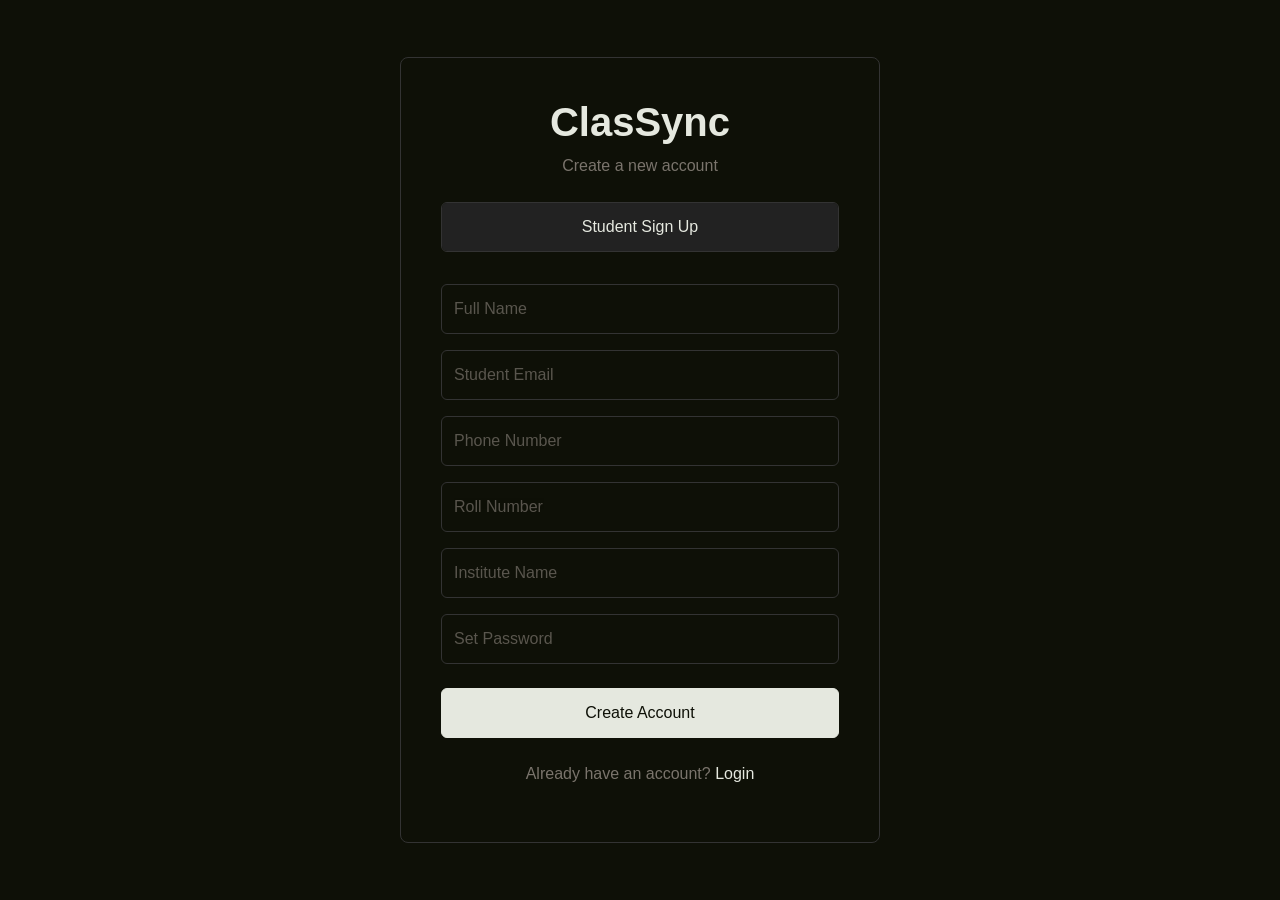
<file: signUp.html>
<!DOCTYPE html>
<html lang="en">
<head>
    <meta charset="UTF--8">
    <meta name="viewport" content="width=device-width, initial-scale=1.0">
    <title>Sign Up - ClasSync</title>
    <link href="https://cdn.jsdelivr.net/npm/bootstrap@5.3.2/dist/css/bootstrap.min.css" rel="stylesheet">
    <link rel="stylesheet" href="loginSignUpStyle.css">
</head>
<body>

    <div class="container-fluid d-flex justify-content-center align-items-center vh-100">
        <div class="auth-container">
            <h1 class="logo-text mb-2">ClasSync</h1>
            <p class="text-center secondary-text mb-4">Create a new account</p>

            <div class="toggle-buttons">
                <button id="studentBtn" class="toggle-btn active" onclick="showForm('student')">Student Sign Up</button>
                <!-- <button id="adminBtn" class="toggle-btn" onclick="showForm('admin')">Admin Sign Up</button> -->
            </div>

            <form id="student-form" class="auth-form">
                <div class="form-group mb-3">
                    <input type="text" class="form-control" placeholder="Full Name">
                </div>
                <div class="form-group mb-3">
                    <input type="email" class="form-control" placeholder="Student Email">
                </div>
                <div class="form-group mb-3">
                    <input type="tel" class="form-control" placeholder="Phone Number">
                </div>
                <div class="form-group mb-3">
                    <input type="text" class="form-control" placeholder="Roll Number">
                </div>
                <div class="form-group mb-3">
                    <input type="text" class="form-control" placeholder="Institute Name">
                </div>
                <div class="form-group mb-4">
                    <input type="password" class="form-control" placeholder="Set Password">
                </div>
                <button type="submit" class="btn btn-primary w-100">Create Account</button>
            </form>

            <!-- <form id="admin-form" class="auth-form" style="display: none;">
                 <div class="form-group mb-3">
                    <input type="email" class="form-control" placeholder="Admin Email">
                </div>
                <div class="form-group mb-3">
                    <input type="tel" class="form-control" placeholder="Phone Number">
                </div>
                <div class="form-group mb-3">
                    <input type="text" class="form-control" placeholder="Institute Name">
                </div>
                 <div class="form-group mb-4">
                    <input type="password" class="form-control" placeholder="Set Password">
                </div>
                <button type="submit" class="btn btn-primary w-100">Create Admin Account</button>
            </form> -->

            <div class="text-center mt-4">
                <p class="secondary-text">Already have an account? <a href="login.html">Login</a></p>
            </div>
        </div>
    </div>

    <script>
        // Same script as login.html
        function showForm(formType) {
            const studentForm = document.getElementById('student-form');
            const adminForm = document.getElementById('admin-form');
            const studentBtn = document.getElementById('studentBtn');
            const adminBtn = document.getElementById('adminBtn');

            if (formType === 'student') {
                studentForm.style.display = 'block';
                adminForm.style.display = 'none';
                studentBtn.classList.add('active');
                adminBtn.classList.remove('active');
            } else {
                studentForm.style.display = 'none';
                adminForm.style.display = 'block';
                studentBtn.classList.remove('active');
                adminBtn.classList.add('active');
            }
        }
    </script>

</body>
</html>
</file>
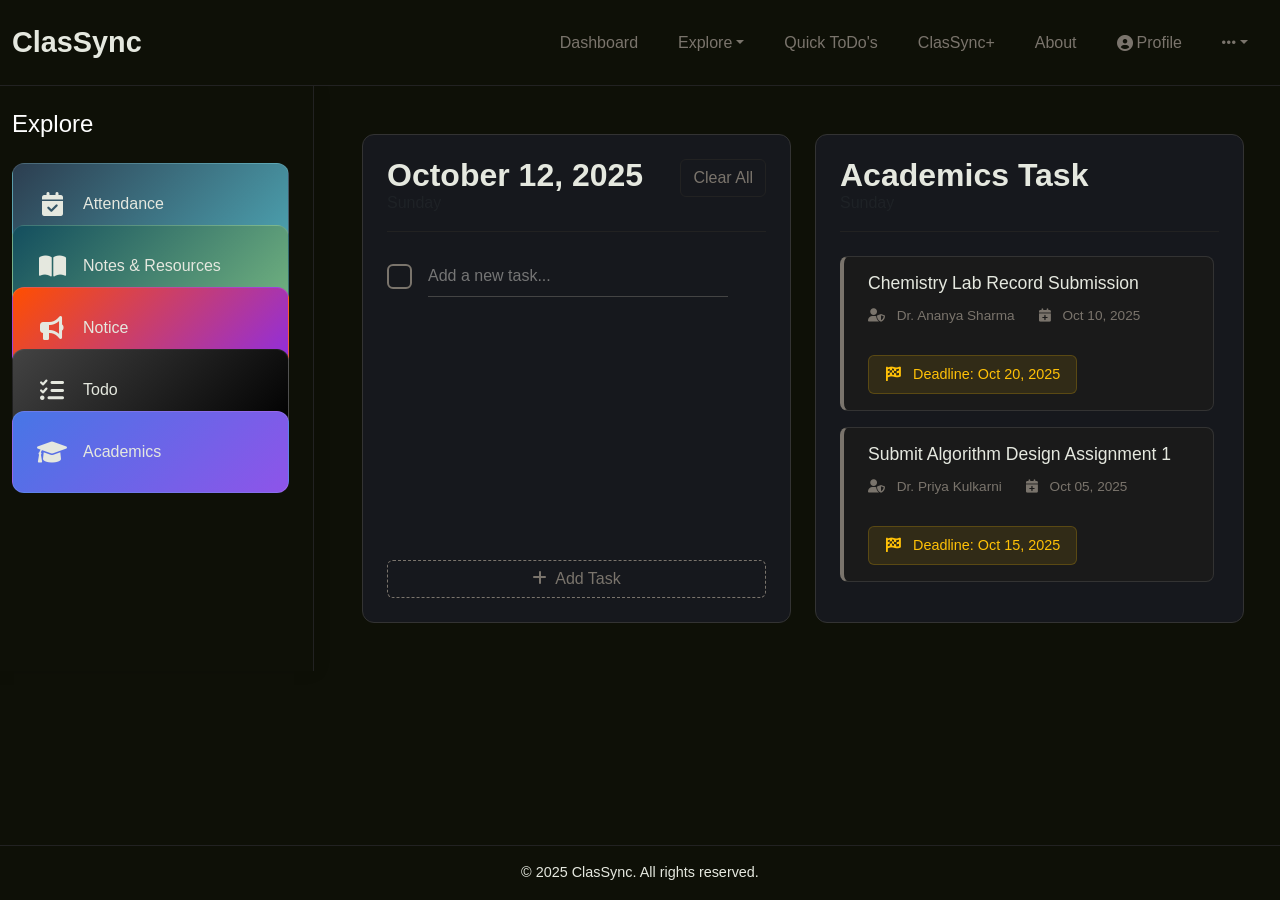
<file: todo.html>
<!DOCTYPE html>
<html lang="en">

<head>
    <meta charset="UTF-8">
    <meta name="viewport" content="width=device-width, initial-scale=1.0">
    <title>Todo - ClasSync</title>
    <link href="https://cdn.jsdelivr.net/npm/bootstrap@5.3.2/dist/css/bootstrap.min.css" rel="stylesheet">
    <link rel="stylesheet" href="https://cdnjs.cloudflare.com/ajax/libs/font-awesome/6.0.0-beta3/css/all.min.css">

    <link rel="stylesheet" href="shared.css">
    <link rel="stylesheet" href="todoStyle.css">
</head>

<body>

    <nav class="navbar navbar-expand-lg clas-sync-navbar py-3">
        <div class="container-fluid">
            <a class="navbar-brand logo-text" href="index.html">ClasSync</a>
            <button class="navbar-toggler" type="button" data-bs-toggle="collapse" data-bs-target="#navbarNav"
                aria-controls="navbarNav" aria-expanded="false" aria-label="Toggle navigation"><span
                    class="navbar-toggler-icon"></span></button>
            <div class="collapse navbar-collapse justify-content-end" id="navbarNav">
                <ul class="navbar-nav align-items-lg-center">
                    <li><a class="nav-link" href="index.html">Dashboard</a></li>
                    <li class="nav-item dropdown">
                        <a class="nav-link dropdown-toggle" href="#" id="exploreDropdown" role="button"
                            data-bs-toggle="dropdown" aria-expanded="false">Explore</a>
                        <ul class="dropdown-menu" aria-labelledby="exploreDropdown">
                            <li><a class="dropdown-item" href="attendance.html">Attendance</a></li>
                            <li><a class="dropdown-item" href="notes.html">Notes & Resources</a></li>
                            <li><a class="dropdown-item" href="notice.html">Notice</a></li>
                            <li><a class="dropdown-item" href="todo.html">Todo</a></li>
                            <li><a class="dropdown-item" href="academics.html">Academics</a></li>
                        </ul>
                    </li>
                    <li><a class="nav-link" href="todo.html">Quick ToDo's</a></li>
                    <li><a class="nav-link" href="classync_plus.html">ClasSync+</a></li>
                    <li><a class="nav-link" href="about.html">About</a></li>
                    <li><a class="nav-link d-flex align-items-center" href="#"><i class="fas fa-user-circle me-1"></i>
                            Profile</a></li>
                    <li class="nav-item dropdown">
                        <a class="nav-link dropdown-toggle" href="#" id="navbarDropdown" role="button"
                            data-bs-toggle="dropdown" aria-expanded="false"><i class="fas fa-ellipsis-h"></i></a>
                        <ul class="dropdown-menu dropdown-menu-end" aria-labelledby="navbarDropdown">
                            <li><a class="dropdown-item" href="#">Settings</a></li>
                            <li>
                                <hr class="dropdown-divider">
                            </li>
                            <li><a class="dropdown-item" href="login.html">Sign Out</a></li>
                        </ul>
                    </li>
                </ul>
            </div>
        </div>
    </nav>

    <main class="container-fluid main-content-area">
        <div class="row h-100">
            <aside class="col-lg-3 col-md-4 d-none d-md-block action-bar-container py-4">
                <h4 class="text-white mb-4">Explore</h4>
                <div id="actionBarContent">
                    <a href="attendance.html" class="action-card card-attendance">
                        <div class="card-content"><i class="fas fa-calendar-check card-icon"></i><span
                                class="card-text">Attendance</span></div>
                    </a>
                    <a href="notes.html" class="action-card card-notes">
                        <div class="card-content"><i class="fas fa-book-open card-icon"></i><span
                                class="card-text">Notes & Resources</span></div>
                    </a>
                    <a href="notice.html" class="action-card card-notice">
                        <div class="card-content"><i class="fas fa-bullhorn card-icon"></i><span
                                class="card-text">Notice</span></div>
                    </a>
                    <a href="todo.html" class="action-card card-todo">
                        <div class="card-content"><i class="fas fa-list-check card-icon"></i><span
                                class="card-text">Todo</span></div>
                    </a>
                    <a href="academics.html" class="action-card card-academics">
                        <div class="card-content"><i class="fas fa-graduation-cap card-icon"></i><span
                                class="card-text">Academics</span></div>
                    </a>
                </div>
            </aside>

            <section class="col-lg-9 col-md-8 main-display-area p-4 p-md-5">
                <div class="row h-100">
                    <div class="col-lg-6 mb-4 mb-lg-0">
                        <div id="personal-todo-container" class="h-100">
                            <div class="todo-header">
                                <div class="date-section">
                                    <h2 id="todo-date"></h2>
                                    <p id="todo-day" class="text-muted"></p>
                                </div>
                                <button id="clear-all-btn" class="btn btn-clear">Clear All</button>
                            </div>

                            <div id="personal-task-list">
                                <div class="todo-item">
                                    <label class="task-checkbox-wrapper">
                                        <input type="checkbox" class="task-checkbox">
                                        <span class="custom-checkbox"></span>
                                    </label>
                                    <input type="text" class="task-input" placeholder="Add a new task...">
                                    <button class="remove-btn"><i class="fas fa-times"></i></button>
                                </div>
                            </div>

                            <button id="add-task-btn" class="btn w-100">
                                <i class="fas fa-plus me-2"></i>Add Task
                            </button>
                        </div>
                    </div>

                    <div class="col-lg-6">
                        <div id="assigned-todo-container" class="h-100">
                            <div class="todo-header">
                                <div class="date-section">
                                    <h2>Academics Task</h2>
                                    <p id="assigned-day-display" class="text-muted"></p>
                                </div>
                            </div>

                            <div class="assigned-task-list">
                                <div class="assigned-task-item">
                                    <h5 class="task-title">Chemistry Lab Record Submission</h5>
                                    <div class="task-meta">
                                        <span class="meta-item"><i class="fas fa-user-shield"></i> Dr. Ananya
                                            Sharma</span>
                                        <span class="meta-item"><i class="fas fa-calendar-plus"></i> Oct 10, 2025</span>
                                    </div>
                                    <div class="task-deadline">
                                        <i class="fas fa-flag-checkered"></i> Deadline: Oct 20, 2025
                                    </div>
                                </div>
                                <div class="assigned-task-item">
                                    <h5 class="task-title">Submit Algorithm Design Assignment 1</h5>
                                    <div class="task-meta">
                                        <span class="meta-item"><i class="fas fa-user-shield"></i> Dr. Priya
                                            Kulkarni</span>
                                        <span class="meta-item"><i class="fas fa-calendar-plus"></i> Oct 05, 2025</span>
                                    </div>
                                    <div class="task-deadline">
                                        <i class="fas fa-flag-checkered"></i> Deadline: Oct 15, 2025
                                    </div>
                                </div>
                            </div>
                        </div>
                    </div>
                </div>
            </section>
        </div>
    </main>

    <footer class="footer mt-auto py-3">
        <div class="container text-center">
            <span>&copy; 2025 ClasSync. All rights reserved.</span>
        </div>
    </footer>

    <script src="https://cdn.jsdelivr.net/npm/bootstrap@5.3.2/dist/js/bootstrap.bundle.min.js"></script>

    <script>
        document.addEventListener('DOMContentLoaded', function () {
            // --- GET DOM ELEMENTS ---
            const todoDateElement = document.getElementById('todo-date');
            const todoDayElement = document.getElementById('todo-day');
            // REFINED: Get reference for the right-side day display
            const assignedDayDisplay = document.getElementById('assigned-day-display');
            const taskList = document.getElementById('personal-task-list');
            const addTaskBtn = document.getElementById('add-task-btn');
            const clearAllBtn = document.getElementById('clear-all-btn');

            // --- 1. SET THE DATE ---
            const today = new Date("2025-10-12T18:22:47"); // Using consistent time
            const dateOptions = { year: 'numeric', month: 'long', day: 'numeric' };
            const dayOptions = { weekday: 'long' };

            // Update both left and right headers
            todoDateElement.textContent = today.toLocaleDateString('en-US', dateOptions);
            todoDayElement.textContent = today.toLocaleDateString('en-US', dayOptions);
            assignedDayDisplay.textContent = today.toLocaleDateString('en-US', dayOptions); // REFINED

            // --- 2. FUNCTION TO CREATE A NEW TASK ---
            function createNewTask() {
                const todoItem = document.createElement('div');
                todoItem.className = 'todo-item';
                todoItem.innerHTML = `
                <label class="task-checkbox-wrapper">
                    <input type="checkbox" class="task-checkbox">
                    <span class="custom-checkbox"></span>
                </label>
                <input type="text" class="task-input" placeholder="Add a new task...">
                <button class="remove-btn"><i class="fas fa-times"></i></button>
            `;
                taskList.appendChild(todoItem);
            }

            // --- 3. EVENT LISTENERS ---
            addTaskBtn.addEventListener('click', createNewTask);
            clearAllBtn.addEventListener('click', function () {
                taskList.innerHTML = '';
                createNewTask();
            });
            taskList.addEventListener('click', function (event) {
                const target = event.target;
                if (target.classList.contains('task-checkbox')) {
                    target.closest('.todo-item').classList.toggle('completed');
                }
                if (target.closest('.remove-btn')) {
                    target.closest('.todo-item').remove();
                }
            });
        });
    </script>
</body>

</html>
</file>
<file: shared.css>
/* ================================================
    SHARED STYLES (for all pages)
    ================================================ */

/* --- Color Theme & Global Styles --- */
:root {
    --primary-bg: #0e1007;
    --primary-text-button: #e5e8df;
    --accent-color: #7a746c;
    --dark-grey-elements: #222;
    --darker-grey-bg: #1a1a1a;
}

body {
    background-color: var(--primary-bg);
    color: var(--primary-text-button);
    font-family: -apple-system, BlinkMacSystemFont, "Segoe UI", Roboto, "Helvetica Neue", Arial, sans-serif;
    min-height: 100vh;
    display: flex;
    flex-direction: column;
    /* REMOVED 'overflow: hidden;' 
      This was preventing the main flex layout from working correctly 
      and would hide content on smaller screens.
    */
}

.logo-text {
    color: var(--primary-text-button);
    font-weight: 600;
}

/* --- Shared: Navbar --- */
.clas-sync-navbar {
    background-color: var(--primary-bg);
    border-bottom: 1px solid var(--dark-grey-elements);
    padding-top: 1rem;
    padding-bottom: 1rem;
}

.clas-sync-navbar .navbar-brand {
    font-size: 1.8rem;
}

.navbar-brand.logo-text {
    transition: all 0.3s ease;
    display: inline-block;
}

.navbar-brand.logo-text:hover {
    background-image: linear-gradient(to right, #0f2027, #203a43, #2c5364);
    background-clip: text;
    -webkit-background-clip: text;
    color: transparent;
    -webkit-text-fill-color: transparent;
    transform: translateY(-2px);
    text-decoration: none;
}

.clas-sync-navbar .nav-link {
    color: var(--accent-color);
    font-weight: 500;
    margin-inline: 0.75rem;
    transition: color 0.3s, transform 0.2s;
}

.clas-sync-navbar .nav-link:hover {
    color: var(--primary-text-button);
    text-decoration: none;
    transform: translateY(-2px);
}

.clas-sync-navbar .nav-link .fas {
    color: var(--accent-color);
    transition: color 0.3s;
}

.clas-sync-navbar .nav-link:hover .fas {
    color: var(--primary-text-button);
}

.clas-sync-navbar .dropdown-menu {
    background-color: var(--dark-grey-elements);
    border: 1px solid #333;
    border-radius: 8px;
    padding: 0.5rem 0;
}

.clas-sync-navbar .dropdown-item {
    color: var(--primary-text-button);
    padding: 0.75rem 1.5rem;
    background-color: transparent;
    transition: background-color 0.2s, color 0.2s;
}

.clas-sync-navbar .dropdown-item:hover,
.clas-sync-navbar .dropdown-item:focus {
    background-color: #333;
    color: var(--primary-text-button);
}

.clas-sync-navbar .dropdown-divider {
    border-color: #444;
}

.navbar-toggler {
    border-color: #333;
}

.navbar-toggler-icon {
    background-image: url("data:image/svg+xml,%3csvg xmlns='http://www.w3.org/2000/svg' viewBox='0 0 30 30'%3e%3cpath stroke='rgba%28229, 232, 223, 0.75%29' stroke-linecap='round' stroke-miterlimit='10' stroke-width='2' d='M4 7h22M4 15h22M4 23h22'/%3e%3c/svg%3e");
}

/* --- Shared: Main Layout & Action Bar --- */
.main-content-area {
    flex-grow: 1;
    padding: 0;
}

.action-bar-container {
    background-color: var(--primary-bg);
    border-right: 1px solid var(--dark-grey-elements);
    box-shadow: 2px 0 15px rgba(0, 0, 0, 0.1);
    padding-left: 1.5rem;
    padding-right: 1.5rem;
}

.action-card {
    display: block;
    padding: 1.75rem 1.5rem;
    border-radius: 12px;
    border: 1px solid rgba(255, 255, 255, 0.1);
    background-color: var(--darker-grey-bg);
    color: var(--primary-text-button);
    text-decoration: none;
    transition: transform 0.3s ease, box-shadow 0.3s ease, margin-top 0.3s ease;
    cursor: pointer;
    overflow: hidden;
    position: relative;
}

.action-card:not(:first-child) {
    margin-top: -20px;
}

.action-card .card-content {
    display: flex;
    align-items: center;
}

.action-card .card-icon {
    font-size: 1.5rem;
    margin-right: 1rem;
    width: 30px;
    text-align: center;
}

.action-card .card-text {
    font-size: 1rem;
    font-weight: 500;
}

.action-card:hover {
    transform: translateX(10px) scale(1.03);
    box-shadow: 0 10px 30px rgba(0, 0, 0, 0.4);
    text-decoration: none;
    border-color: rgba(255, 255, 255, 0.2);
    z-index: 10;
    margin-top: -10px;
}

.action-card:hover+.action-card {
    margin-top: 1rem;
}

.action-card.active {
    transform: translateX(25px) scale(0.98);
    opacity: 0.8;
    transition: transform 0.2s ease, opacity 0.2s ease;
}

.card-attendance {
    background: linear-gradient(135deg, #2c3e50, #4ca1af);
}

.card-attendance:hover {
    box-shadow: 0 0 25px rgba(76, 161, 175, 0.5);
}

.card-notes {
    background: linear-gradient(135deg, #134E5E, #71B280);
}

.card-notes:hover {
    box-shadow: 0 0 25px rgba(113, 178, 128, 0.5);
}

.card-notice {
    background: linear-gradient(135deg, #ff4e00, #8E2DE2);
}

.card-notice:hover {
    box-shadow: 0 0 25px rgba(255, 78, 0, 0.5);
}

.card-todo {
    background: linear-gradient(135deg, #434343, #000000);
}

.card-todo:hover {
    box-shadow: 0 0 25px rgba(122, 116, 108, 0.4);
}

.card-academics {
    background: linear-gradient(135deg, #4776E6, #8E54E9);
}

.card-academics:hover {
    box-shadow: 0 0 25px rgba(142, 84, 233, 0.5);
}


/* --- Shared: Footer --- */
.footer {
    background-color: var(--primary-bg);
    border-top: 1px solid var(--dark-grey-elements);
    text-align: center;
    font-size: 0.9rem;
    padding: 1rem 0;
}

.footer span {
    color: var(--primary-text-button);
}

/* --- Shared: Media Queries for Layout --- */
@media (max-width: 991.98px) {
    .clas-sync-navbar .navbar-collapse {
        background-color: var(--dark-grey-elements);
        border-radius: 8px;
        padding: 1rem;
        margin-top: 0.5rem;
        border: 1px solid #333;
    }

    .clas-sync-navbar .nav-link {
        margin-inline: 0;
        padding: 0.75rem 1rem;
    }

    .clas-sync-navbar .dropdown-menu {
        position: static;
        width: 100%;
        margin-top: 0.5rem;
    }
}
</file>
<file: style.css>
/* ================================================
   PAGE-SPECIFIC STYLES: Home
   ================================================ */

/* --- Homepage Greet Section --- */
.main-display-area {
    display: flex;
    justify-content: center;
    align-items: center;
    text-align: center;
    background: radial-gradient(ellipse at center, rgba(31, 34, 26, 0.5) 0%, var(--primary-bg) 70%);
}
.greet-user-section {
    max-width: 600px;
}
.greet-user-section h2 {
    color: var(--primary-text-button);
    font-size: 3.5rem;
    font-weight: 700;
}
.greet-user-section p {
    color: var(--accent-color);
    font-size: 1.25rem;
    margin-top: 1rem;
}

/* --- Media Queries for this page --- */
@media (max-width: 767.98px) {
    .main-display-area { padding: 1.5rem !important; }
    .greet-user-section h2 { font-size: 2.5rem; }
    .greet-user-section p { font-size: 1.1rem; }
}
</file>
<file: aboutStyle.css>
/* ================================================
   PAGE-SPECIFIC STYLES: About Page
   ================================================ */

/* --- Main Content Wrapper (Gradient BG) --- */
#about-content-wrapper {
    /* Full-page gradient background, similar to other pages */
    background: radial-gradient(ellipse at center, rgba(31, 34, 26, 0.5) 0%, var(--primary-bg) 70%);
    width: 100%;
    /* We use min-height to ensure it at least fills the screen */
    min-height: calc(100vh - 120px); /* 100% viewport height minus navbar/footer */
    padding: 3rem 0;
}

/* --- The "Document" Box --- */
.about-container {
    /* A slightly lighter, solid background to feel like a document */
    background-color: #16181D; 
    border: 1px solid #333;
    border-radius: 12px;
    padding: 2.5rem 3rem;
    box-shadow: 0 8px 32px rgba(0, 0, 0, 0.3);
    
    /* Animation */
    opacity: 0;
    transform: translateY(20px);
    animation: pop-in 0.6s ease-out forwards;
}

@keyframes pop-in {
    to {
        opacity: 1;
        transform: translateY(0);
    }
}

/* --- Section Styling --- */
.about-section {
    margin-bottom: 2rem;
    border-bottom: 1px solid var(--dark-grey-elements);
    padding-bottom: 2rem;
}
.about-section:last-child {
    margin-bottom: 0;
    border-bottom: none;
    padding-bottom: 0;
}

.section-title {
    font-weight: 600;
    color: var(--primary-text-button);
    margin-bottom: 1rem;
    font-size: 1.75rem;
}

.about-section p {
    color: var(--accent-color);
    font-size: 1.1rem;
    line-height: 1.7;
}

/* --- Contact Links --- */
.contact-links {
    display: flex;
    gap: 1.5rem;
    margin-top: 1.5rem;
}
.contact-link {
    display: flex;
    align-items: center;
    gap: 0.75rem;
    color: var(--accent-color);
    font-size: 1.1rem;
    font-weight: 500;
    text-decoration: none;
    transition: color 0.3s ease;
}
.contact-link .fas, .contact-link .fab {
    font-size: 1.5rem;
}
.contact-link:hover {
    color: var(--primary-text-button);
}

/* --- Disclaimer --- */
.disclaimer .disclaimer-title {
    font-size: 1rem;
    font-weight: 700;
    color: var(--primary-text-button);
    text-transform: uppercase;
    letter-spacing: 0.5px;
    margin-bottom: 0.5rem;
}
.disclaimer p {
    font-size: 0.9rem;
    color: var(--accent-color);
    opacity: 0.7;
    line-height: 1.6;
}

/* --- Responsiveness --- */
@media (max-width: 767.98px) {
    #about-content-wrapper {
        padding: 2rem 0;
    }
    .about-container {
        padding: 2rem 1.5rem;
    }
    .about-section p {
        font-size: 1rem;
    }
}
</file>
<file: academicsStyle.css>
/* ================================================
   PAGE-SPECIFIC STYLES: Academics
   ================================================ */

.page-title {
    font-weight: 600;
    color: var(--primary-text-button);
    font-size: 2rem;
    margin-bottom: 2rem;
    border-bottom: 1px solid var(--dark-grey-elements);
    padding-bottom: 1rem;
}

/* --- The Grid Container --- */
.semester-grid {
    display: grid;
    /* Responsive grid: fits as many 220px cards as it can */
    grid-template-columns: repeat(auto-fill, minmax(220px, 1fr));
    gap: 1.5rem; /* The space between cards */
}

/* --- Individual Semester Card Styling --- */
.semester-card {
    background: linear-gradient(145deg, #22252a, #1a1c20);
    border: 1px solid #333;
    border-radius: 12px;
    padding: 2.5rem 1.5rem;
    text-align: center;
    color: var(--primary-text-button);
    text-decoration: none;
    transition: transform 0.3s ease, box-shadow 0.3s ease;
    cursor: pointer;
    
    /* Pop-in animation setup */
    opacity: 0;
    transform: scale(0.9);
    animation: pop-in 0.5s forwards;
}

.semester-card .card-icon {
    font-size: 3rem;
    margin-bottom: 1rem;
    color: var(--primary-text-button);
    opacity: 0.8;
    transition: transform 0.3s ease;
}

.semester-card .card-title {
    font-size: 1.2rem;
    font-weight: 500;
}

/* --- Hover Animation --- */
.semester-card:hover {
    transform: translateY(-8px) scale(1.05);
    text-decoration: none;
    box-shadow: 0 15px 35px rgba(0, 0, 0, 0.5);
    border-color: var(--accent-color);
}

.semester-card:hover .card-icon {
    transform: scale(1.1);
}

/* --- Staggered Pop-in Animation --- */
@keyframes pop-in {
    to {
        opacity: 1;
        transform: scale(1);
    }
}

.semester-card:nth-child(1) { animation-delay: 0.1s; }
.semester-card:nth-child(2) { animation-delay: 0.2s; }
.semester-card:nth-child(3) { animation-delay: 0.3s; }
.semester-card:nth-child(4) { animation-delay: 0.4s; }
.semester-card:nth-child(5) { animation-delay: 0.5s; }





/* ================================================
   Academics Page: Marks Table View
   ================================================ */

/* --- Main Viewer Container Animation --- */
#marks-table-container {
    animation: fade-in 0.5s ease;
    height: 100%;
    display: flex;
    flex-direction: column;
}
@keyframes fade-in {
    from { opacity: 0; transform: translateY(10px); }
    to { opacity: 1; transform: translateY(0); }
}

/* --- ViewBar (below Navbar) --- */
.marks-view-bar {
    display: flex;
    align-items: center;
    gap: 1.5rem;
    padding-bottom: 0.75rem;
    border-bottom: 1px solid var(--dark-grey-elements);
    margin-bottom: 1.5rem;
    flex-shrink: 0;
}
.back-button {
    font-size: 1.5rem;
    color: var(--accent-color);
    transition: color 0.2s ease, transform 0.2s ease;
}
.back-button:hover {
    color: var(--primary-text-button);
    transform: scale(1.1);
}
.marks-view-bar .subject-info h3 {
    color: var(--primary-text-button);
    font-weight: 600;
}

/* --- Responsive Table Wrapper --- */
.table-responsive-wrapper {
    overflow-x: auto;
    flex-grow: 1;
    overflow-y: auto;
    border: 1px solid #444; /* Slightly lighter border */
    border-radius: 12px;
    background-color: var(--darker-grey-bg); /* Brighter background */
    box-shadow: 0 4px 15px rgba(0, 0, 0, 0.2); /* Add subtle shadow */
}

/* --- Marks Table Styling --- */
.marks-table {
    min-width: 800px; /* Force horizontal scroll if container is too narrow */
    margin-bottom: 0;
}
.marks-table thead th {
    background-color: var(--dark-grey-elements);
    border-bottom: 1px solid #444 !important;
    color: var(--accent-color); /* This color is often lighter, if not, adjust */
    padding: 1rem 1.5rem;
    text-align: center;
}
.marks-table tbody td {
    vertical-align: middle;
    padding: 1rem 1.5rem;
    border-top: 1px solid var(--dark-grey-elements);
    text-align: center;
    color: var(--primary-text-button); /* This is good, but let's ensure it */
}

.marks-table tbody tr {
    transition: background-color 0.25s ease;
}
.marks-table tbody tr:hover {
    background-color: var(--darker-grey-bg);
}
/* First column (Subject Name) is left-aligned */
.marks-table tbody td:first-child,
.marks-table thead th:first-child {
    text-align: left;
    font-weight: 500;
}
</file>
<file: attendanceStyle.css>
/* ================================================
   PAGE-SPECIFIC STYLES: Attendance
   ================================================ */

/* --- AttendView Bar --- */
.attend-view-bar {
    padding-bottom: 1.5rem;
    border-bottom: 1px solid var(--dark-grey-elements);
}

.bar-title h2 {
    font-weight: 600;
    color: var(--primary-text-button);
    font-size: 2rem;
}

.bar-controls .btn {
    border-radius: 8px;
    font-weight: 500;
}
.bar-controls .btn-secondary {
    background-color: var(--darker-grey-bg);
    border-color: #333;
}
.bar-controls .btn-secondary:hover {
    background-color: var(--dark-grey-elements);
    border-color: var(--accent-color);
}
.overall-percentage {
    background-color: rgba(229, 232, 223, 0.1);
    padding: 0.5rem 1rem;
    border-radius: 8px;
    font-weight: 500;
    color: var(--accent-color);
}
.overall-percentage strong {
    color: var(--primary-text-button);
    font-weight: 700;
}

/* --- Attendance Table --- */
.main-display-area {
    background-color: #0d0f06; /* Background for the content area */
}
.attendance-table-container {
    margin-top: 2rem;
    border: 1px solid var(--dark-grey-elements);
    border-radius: 12px;
    overflow: hidden;
    background-color: #11130e;
}
.table { margin-bottom: 0; }
.table thead th {
    background-color: var(--dark-grey-elements);
    border-bottom: 1px solid #444 !important;
    text-transform: uppercase;
    letter-spacing: 0.5px;
    font-weight: 600;
    color: var(--accent-color);
    padding: 1rem 1.5rem;
}
.table tbody tr {
    transition: background-color 0.25s ease, transform 0.25s ease;
    border-bottom: 1px solid var(--dark-grey-elements);
}
.table tbody tr:last-child { border-bottom: none; }
.table tbody tr:hover {
    background-color: var(--darker-grey-bg);
    transform: scale(1.015);
    cursor: pointer;
    box-shadow: 0 10px 30px rgba(0,0,0,0.5);
}
.table th, .table td {
    vertical-align: middle;
    padding: 1rem 1.5rem;
    border-top: none;
}
.table .text-success { color: #28a745 !important; font-weight: 600; }
.table .text-danger { color: #dc3545 !important; font-weight: 600; }
.table .text-secondary { color: var(--accent-color) !important; opacity: 0.7; }

/* --- Media Queries for this page --- */
@media (max-width: 767.98px) {
    .main-display-area { padding: 1.5rem !important; }
}
</file>
<file: plusStyle.css>
/* ================================================
   PAGE-SPECIFIC STYLES: ClasSync+
   ================================================ */

/* --- Main Content Wrapper --- */
/* This centers the glass box in the available space */
#plus-content-wrapper {
    display: flex;
    align-items: center;
    justify-content: center;
    width: 100%;
    height: 100%;
    background: radial-gradient(ellipse at center, rgba(31, 34, 26, 0.5) 0%, var(--primary-bg) 70%);
}

/* --- The Glass Container --- */
.plus-container {
    max-width: 800px;
    width: 100%;
    padding: 2.5rem 3rem;

    /* --- Glassmorphism Effect --- */
    background-color: rgba(44, 44, 50, 0.6);
    backdrop-filter: blur(10px);
    -webkit-backdrop-filter: blur(10px);
    border: 1px solid rgba(255, 255, 255, 0.1);
    
    border-radius: 16px;
    box-shadow: 0 8px 32px rgba(0, 0, 0, 0.3);

    /* --- Animation --- */
    opacity: 0;
    transform: translateY(20px);
    animation: pop-in 0.6s ease-out forwards;
}

@keyframes pop-in {
    to {
        opacity: 1;
        transform: translateY(0);
    }
}

/* --- Header --- */
.plus-header .plus-title {
    font-weight: 700;
    font-size: 2.5rem;
    color: var(--primary-text-button);
    margin-bottom: 0.5rem;
}
.plus-header .plus-subtitle {
    font-size: 1.15rem;
    color: var(--accent-color);
    margin-bottom: 2.5rem;
}

/* --- Feature List --- */
.feature-list {
    margin-bottom: 2.5rem;
}
.feature-item {
    display: flex;
    align-items: center;
    margin-bottom: 1.5rem;
}
.feature-icon {
    font-size: 1.5rem;
    color: #4ca1af; /* Use a theme color */
    margin-right: 1.5rem;
    min-width: 30px;
    text-align: center;
}
.feature-text h5 {
    font-weight: 600;
    color: var(--primary-text-button);
    margin-bottom: 0.25rem;
}
.feature-text p {
    color: var(--accent-color);
    margin-bottom: 0;
    font-size: 0.95rem;
}

/* --- Call to Action Button --- */
.plus-cta .btn-primary {
    background-color: var(--primary-text-button);
    color: var(--primary-bg);
    border: 2px solid var(--primary-text-button);
    border-radius: 8px;
    padding: 0.75rem 2.5rem;
    font-weight: 600;
    font-size: 1.1rem;
    transition: all 0.3s ease;
}
.plus-cta .btn-primary:hover {
    background-color: transparent;
    color: var(--primary-text-button);
    transform: scale(1.05);
}

/* --- Responsiveness --- */
@media (max-width: 767.98px) {
    .plus-container {
        padding: 2rem 1.5rem;
    }
    .plus-header .plus-title {
        font-size: 2rem;
    }
    .plus-header .plus-subtitle {
        font-size: 1rem;
    }
    .feature-item {
        align-items: flex-start;
    }
}
</file>
<file: loginSignUpStyle.css>
/* Define color theme using CSS Variables */
:root {
    --primary-bg: #0e1007;
    --primary-text-button: #e5e8df;
    --accent-color: #7a746c;
}

body {
    background-color: var(--primary-bg);
    color: var(--primary-text-button);
    font-family: -apple-system, BlinkMacSystemFont, "Segoe UI", Roboto, "Helvetica Neue", Arial, sans-serif;
}

/* Main authentication container */
.auth-container {
    /* CHANGED: Increased the width */
    max-width: 480px; 
    width: 100%;
    padding: 2.5rem;
    background-color: var(--primary-bg);
    border: 1px solid #333; /* Subtle border inspired by Vercel */
    border-radius: 8px;
}

.logo-text {
    color: var(--primary-text-button);
    text-align: center;
    font-weight: 600;
}

/* Toggle buttons styling */
.toggle-buttons {
    display: flex;
    border: 1px solid #333;
    border-radius: 6px;
    overflow: hidden;
    margin-bottom: 2rem;
}

.toggle-btn {
    flex: 1;
    padding: 0.75rem;
    background-color: transparent;
    border: none;
    color: var(--accent-color);
    cursor: pointer;
    transition: background-color 0.3s, color 0.3s;
}

.toggle-btn.active {
    background-color: #222; /* Slightly lighter shade for active state */
    color: var(--primary-text-button);
}

.toggle-btn:not(.active):hover {
    background-color: #1a1a1a;
}


/* Form styling */
.form-group label {
    font-size: 0.9rem;
    color: var(--accent-color);
    margin-bottom: 0.5rem;
}

.form-control {
    background-color: transparent;
    border: 1px solid #333;
    color: var(--primary-text-button);
    border-radius: 6px;
    padding: 0.75rem;
}

.form-control:focus {
    background-color: transparent;
    color: var(--primary-text-button);
    border-color: var(--accent-color);
    box-shadow: none; /* Removes default bootstrap glow */
}

.form-control::placeholder {
    color: var(--accent-color);
    opacity: 0.7;
}

/* Button styling */
.btn-primary {
    background-color: var(--primary-text-button);
    color: var(--primary-bg);
    border: 1px solid var(--primary-text-button);
    border-radius: 6px;
    padding: 0.75rem;
    font-weight: 500;
    transition: background-color 0.3s, color 0.3s;
}

.btn-primary:hover {
    background-color: var(--primary-bg);
    color: var(--primary-text-button);
    border: 1px solid var(--primary-text-button);
}

/* Link and secondary text styling */
.secondary-text {
    color: var(--accent-color);
}

.secondary-text a {
    color: var(--primary-text-button);
    text-decoration: none;
    font-weight: 500;
}

.secondary-text a:hover {
    text-decoration: underline;
}

/* NEW: Media Query for Responsiveness */
@media (max-width: 576px) {
    .auth-container {
        padding: 1.5rem;
        border: none; /* Remove border on small screens for more space */
    }
}
</file>
<file: notesStyle.css>
/* ================================================
   PAGE-SPECIFIC STYLES: Notes & Resources
   ================================================ */
.page-title {
    font-weight: 600;
    color: var(--primary-text-button);
    font-size: 2rem;
    margin-bottom: 2rem;
    border-bottom: 1px solid var(--dark-grey-elements);
    padding-bottom: 1rem;
}

/* --- The Grid Container --- */
.subject-grid {
    display: grid;
    /* This creates a responsive grid. It will fit as many 220px cards as it can. */
    grid-template-columns: repeat(auto-fill, minmax(220px, 1fr));
    gap: 1.5rem; /* The space between cards */
}

/* --- Individual Subject Card Styling --- */
.subject-card {
    background: linear-gradient(145deg, #22252a, #1a1c20);
    border: 1px solid #333;
    border-radius: 12px;
    padding: 2.5rem 1.5rem;
    text-align: center;
    color: var(--primary-text-button);
    text-decoration: none;
    transition: transform 0.3s ease, box-shadow 0.3s ease;
    cursor: pointer;
    
    /* Setting up for the pop-in animation */
    opacity: 0;
    transform: scale(0.9);
    animation: pop-in 0.5s forwards;
}

.subject-card .card-icon {
    font-size: 3rem;
    margin-bottom: 1rem;
    color: var(--primary-text-button);
    opacity: 0.8;
    transition: transform 0.3s ease;
}

.subject-card .card-title {
    font-size: 1.2rem;
    font-weight: 500;
}

/* --- Hover Animation (similar to Action Bar) --- */
.subject-card:hover {
    transform: translateY(-8px) scale(1.05); /* Lifts the card up */
    text-decoration: none;
    box-shadow: 0 15px 35px rgba(0, 0, 0, 0.5);
    border-color: var(--accent-color);
}

.subject-card:hover .card-icon {
    transform: scale(1.1); /* Make the icon slightly bigger on hover */
}


/* --- Staggered Pop-in Animation --- */
@keyframes pop-in {
    to {
        opacity: 1;
        transform: scale(1);
    }
}

/* We apply a delay to each card so they appear one after another */
.subject-card:nth-child(1) { animation-delay: 0.1s; }
.subject-card:nth-child(2) { animation-delay: 0.2s; }
.subject-card:nth-child(3) { animation-delay: 0.3s; }
.subject-card:nth-child(4) { animation-delay: 0.4s; }
.subject-card:nth-child(5) { animation-delay: 0.5s; }
/* Add more if you have more cards */



/* ================================================
   PAGE-SPECIFIC STYLES: Notes & Resources
   ================================================ */

.page-title {
    font-weight: 600;
    color: var(--primary-text-button);
    font-size: 2rem;
    margin-bottom: 2rem;
    border-bottom: 1px solid var(--dark-grey-elements);
    padding-bottom: 1rem;
}

/* --- The Grid Container --- */
.subject-grid {
    display: grid;
    grid-template-columns: repeat(auto-fill, minmax(220px, 1fr));
    gap: 1.5rem;
}

/* --- Individual Subject Card Styling --- */
.subject-card {
    background: linear-gradient(145deg, #22252a, #1a1c20);
    border: 1px solid #333;
    border-radius: 12px;
    padding: 2.5rem 1.5rem;
    text-align: center;
    color: var(--primary-text-button);
    text-decoration: none;
    transition: transform 0.3s ease, box-shadow 0.3s ease;
    cursor: pointer;
    opacity: 0;
    transform: scale(0.9);
    animation: pop-in 0.5s forwards;
}
.subject-card .card-icon { font-size: 3rem; margin-bottom: 1rem; color: var(--primary-text-button); opacity: 0.8; transition: transform 0.3s ease; }
.subject-card .card-title { font-size: 1.2rem; font-weight: 500; }
.subject-card:hover { transform: translateY(-8px) scale(1.05); text-decoration: none; box-shadow: 0 15px 35px rgba(0, 0, 0, 0.5); border-color: var(--accent-color); }
.subject-card:hover .card-icon { transform: scale(1.1); }
@keyframes pop-in { to { opacity: 1; transform: scale(1); } }
.subject-card:nth-child(1) { animation-delay: 0.1s; }
.subject-card:nth-child(2) { animation-delay: 0.2s; }
.subject-card:nth-child(3) { animation-delay: 0.3s; }
.subject-card:nth-child(4) { animation-delay: 0.4s; }
.subject-card:nth-child(5) { animation-delay: 0.5s; }

/* ================================================
   Notes Page: Resource Viewer Styles
   ================================================ */
#resource-viewer-container {
    animation: fade-in 0.5s ease;
    /* REFINED: Added flex properties to control the scrollable area */
    display: flex;
    flex-direction: column;
    height: 100%; /* Take up full height of its parent */
}
@keyframes fade-in { from { opacity: 0; transform: translateY(10px); } to { opacity: 1; transform: translateY(0); } }

/* --- REFINED: ViewBar (more compact) --- */
.resource-view-bar {
    display: flex;
    align-items: center;
    gap: 1.5rem;
    padding-bottom: 0.5rem; /* REFINED: Reduced padding */
    border-bottom: 1px solid var(--dark-grey-elements);
    margin-bottom: 1.5rem; /* REFINED: Reduced margin */
    flex-shrink: 0; /* Prevents this bar from shrinking */
}
.back-button { font-size: 1.5rem; color: var(--accent-color); transition: color 0.2s ease, transform 0.2s ease; }
.back-button:hover { color: var(--primary-text-button); transform: scale(1.1); }
.subject-info { display: flex; align-items: center; gap: 0.75rem; font-size: 1.1rem; font-weight: 500; }
.subject-info .info-label { color: var(--accent-color); }
.subject-info .info-subject { color: var(--primary-text-button); }
.subject-info .info-code { font-size: 0.9rem; color: var(--accent-color); opacity: 0.8; }
.subject-info .separator-icon { font-size: 0.8rem; color: var(--accent-color); }

/* --- REFINED: Resource List (now scrollable) --- */
.resource-list {
    flex-grow: 1; /* Allows the list to take up all available vertical space */
    overflow-y: auto; /* The magic property! Shows a scrollbar ONLY if needed */
    padding-right: 10px; /* Adds a little space for the scrollbar */
}
.resource-item {
    background-color: #16181D;
    border: 1px solid #333;
    border-radius: 12px;
    padding: 1.5rem;
    margin-bottom: 1.5rem;
    box-shadow: 0 5px 15px rgba(0,0,0,0.2);
}
.resource-item .item-header { display: flex; align-items: center; margin-bottom: 1rem; }
.resource-item .item-icon { font-size: 1.5rem; margin-right: 1rem; padding: 0.75rem; border-radius: 8px; background-color: rgba(0,0,0,0.2); }
.item-icon.pdf { color: #F40F02; }
.item-icon.image { color: #00A693; }
.item-icon.doc { color: #2B579A; }
.resource-item .item-title { margin-bottom: 0; font-size: 1.1rem; font-weight: 500; }
.resource-item .item-description { color: var(--accent-color); padding-left: 3.5rem; margin-bottom: 1.5rem; font-size: 0.95rem; }
.resource-item .item-footer { display: flex; justify-content: space-between; align-items: center; padding-left: 3.5rem; font-size: 0.85rem; }
.item-footer .meta-info { display: flex; flex-wrap: wrap; gap: 1rem; color: var(--accent-color); opacity: 0.8; }
.meta-info .fas { margin-right: 0.5rem; }

/* REFINED: Added to make the parent container a flexbox column */
#notes-content-wrapper {
    display: flex;
    flex-direction: column;
    height: 100%;
}
</file>
<file: todoStyle.css>
/* ================================================
   PAGE-SPECIFIC STYLES: Todo Page (REFINED)
   ================================================ */

/* --- Left Column: Personal Todo List --- */
#personal-todo-container,
#assigned-todo-container {
    background-color: #16181D;
    padding: 1.5rem;
    border-radius: 12px;
    border: 1px solid #333;
    /* REFINED: Added flex properties to enable equal height */
    display: flex;
    flex-direction: column;
}

.todo-header {
    display: flex;
    justify-content: space-between;
    align-items: flex-start;
    border-bottom: 1px solid var(--dark-grey-elements);
    padding-bottom: 1rem;
    margin-bottom: 1.5rem;
    flex-shrink: 0;
    /* Prevents header from shrinking */
}

.date-section h2 {
    font-size: 2rem;
    font-weight: 600;
    margin-bottom: 0;
    line-height: 1;
}

.date-section p {
    font-size: 1rem;
    margin-bottom: 0;
    color: var(--accent-color);
}

/* REFINED: New subtle style for the Clear All button */
.btn-clear {
    background-color: transparent;
    border: 1px solid var(--dark-grey-elements);
    color: var(--accent-color);
    transition: all 0.2s ease;
}

.btn-clear:hover {
    background-color: var(--dark-grey-elements);
    border-color: var(--accent-color);
    color: var(--primary-text-button);
}

/* REFINED: This now grows to fill space, enabling the Add Task button to stick to the bottom */
#personal-task-list {
    flex-grow: 1;
}

.todo-item {
    display: flex;
    align-items: center;
    gap: 1rem;
    margin-bottom: 1rem;
}

.task-input {
    flex-grow: 1;
    background-color: transparent;
    border: none;
    border-bottom: 1px solid #444;
    color: var(--primary-text-button);
    padding: 0.5rem 0;
    font-size: 1rem;
    transition: border-color 0.3s;
}

.task-input:focus {
    outline: none;
    border-bottom-color: var(--primary-text-button);
}

.todo-item.completed .task-input {
    text-decoration: line-through;
    color: var(--accent-color);
    opacity: 0.7;
}

.task-checkbox-wrapper {
    position: relative;
    cursor: pointer;
    user-select: none;
}

.task-checkbox {
    position: absolute;
    opacity: 0;
    cursor: pointer;
    height: 0;
    width: 0;
}

.custom-checkbox {
    display: block;
    height: 25px;
    width: 25px;
    background-color: transparent;
    border: 2px solid var(--accent-color);
    border-radius: 6px;
    transition: background-color 0.2s, border-color 0.2s;
}

.task-checkbox-wrapper:hover .custom-checkbox {
    border-color: var(--primary-text-button);
}

.task-checkbox:checked~.custom-checkbox {
    background-color: #4ca1af;
    border-color: #4ca1af;
}

.custom-checkbox:after {
    content: "";
    position: absolute;
    display: none;
    left: 8px;
    top: 4px;
    width: 6px;
    height: 12px;
    border: solid var(--primary-bg);
    border-width: 0 3px 3px 0;
    transform: rotate(45deg);
}

.task-checkbox:checked~.custom-checkbox:after {
    display: block;
}

.remove-btn {
    background: none;
    border: none;
    color: var(--accent-color);
    font-size: 1rem;
    cursor: pointer;
    visibility: hidden;
    opacity: 0;
    transition: color 0.2s, opacity 0.2s;
}

.todo-item:hover .remove-btn {
    visibility: visible;
    opacity: 1;
}

.remove-btn:hover {
    color: #dc3545;
}

/* REFINED: New style for the Add Task button to match the theme */
#add-task-btn {
    background-color: transparent;
    border: 1px dashed var(--accent-color);
    color: var(--accent-color);
    margin-top: 1rem;
    font-weight: 500;
    flex-shrink: 0;
    /* Prevents button from shrinking */
    transition: all 0.2s ease;
}

#add-task-btn:hover {
    border-color: var(--primary-text-button);
    background-color: rgba(229, 232, 223, 0.1);
    color: var(--primary-text-button);
}

/* --- Right Column: Assigned Todo List --- */
.assigned-task-list {
    flex-grow: 1;
    overflow-y: auto;
    /* Makes this section scrollable if content overflows */
    padding-right: 5px;
}

.assigned-task-item {
    background-color: var(--darker-grey-bg);
    border: 1px solid #333;
    border-left: 4px solid var(--accent-color);
    border-radius: 8px;
    padding: 1rem 1.5rem;
    margin-bottom: 1rem;
}

.assigned-task-item .task-title {
    font-weight: 500;
    font-size: 1.1rem;
    color: var(--primary-text-button);
    margin-bottom: 0.75rem;
}

.assigned-task-item .task-meta {
    display: flex;
    flex-wrap: wrap;
    gap: 1.5rem;
    font-size: 0.85rem;
    color: var(--accent-color);
    margin-bottom: 0.75rem;
}

.task-meta .meta-item .fas {
    margin-right: 0.5rem;
}

.assigned-task-item .task-deadline {
    margin-top: 1rem;
    padding: 0.5rem 1rem;
    background-color: rgba(255, 193, 7, 0.1);
    border: 1px solid rgba(255, 193, 7, 0.2);
    border-radius: 6px;
    color: #ffc107;
    font-weight: 500;
    font-size: 0.9rem;
    display: inline-block;
}

.task-deadline .fas {
    margin-right: 0.5rem;
}

@media (max-width: 991.98px) {
    #assigned-todo-container {
        margin-top: 2rem;
    }
}
</file>
